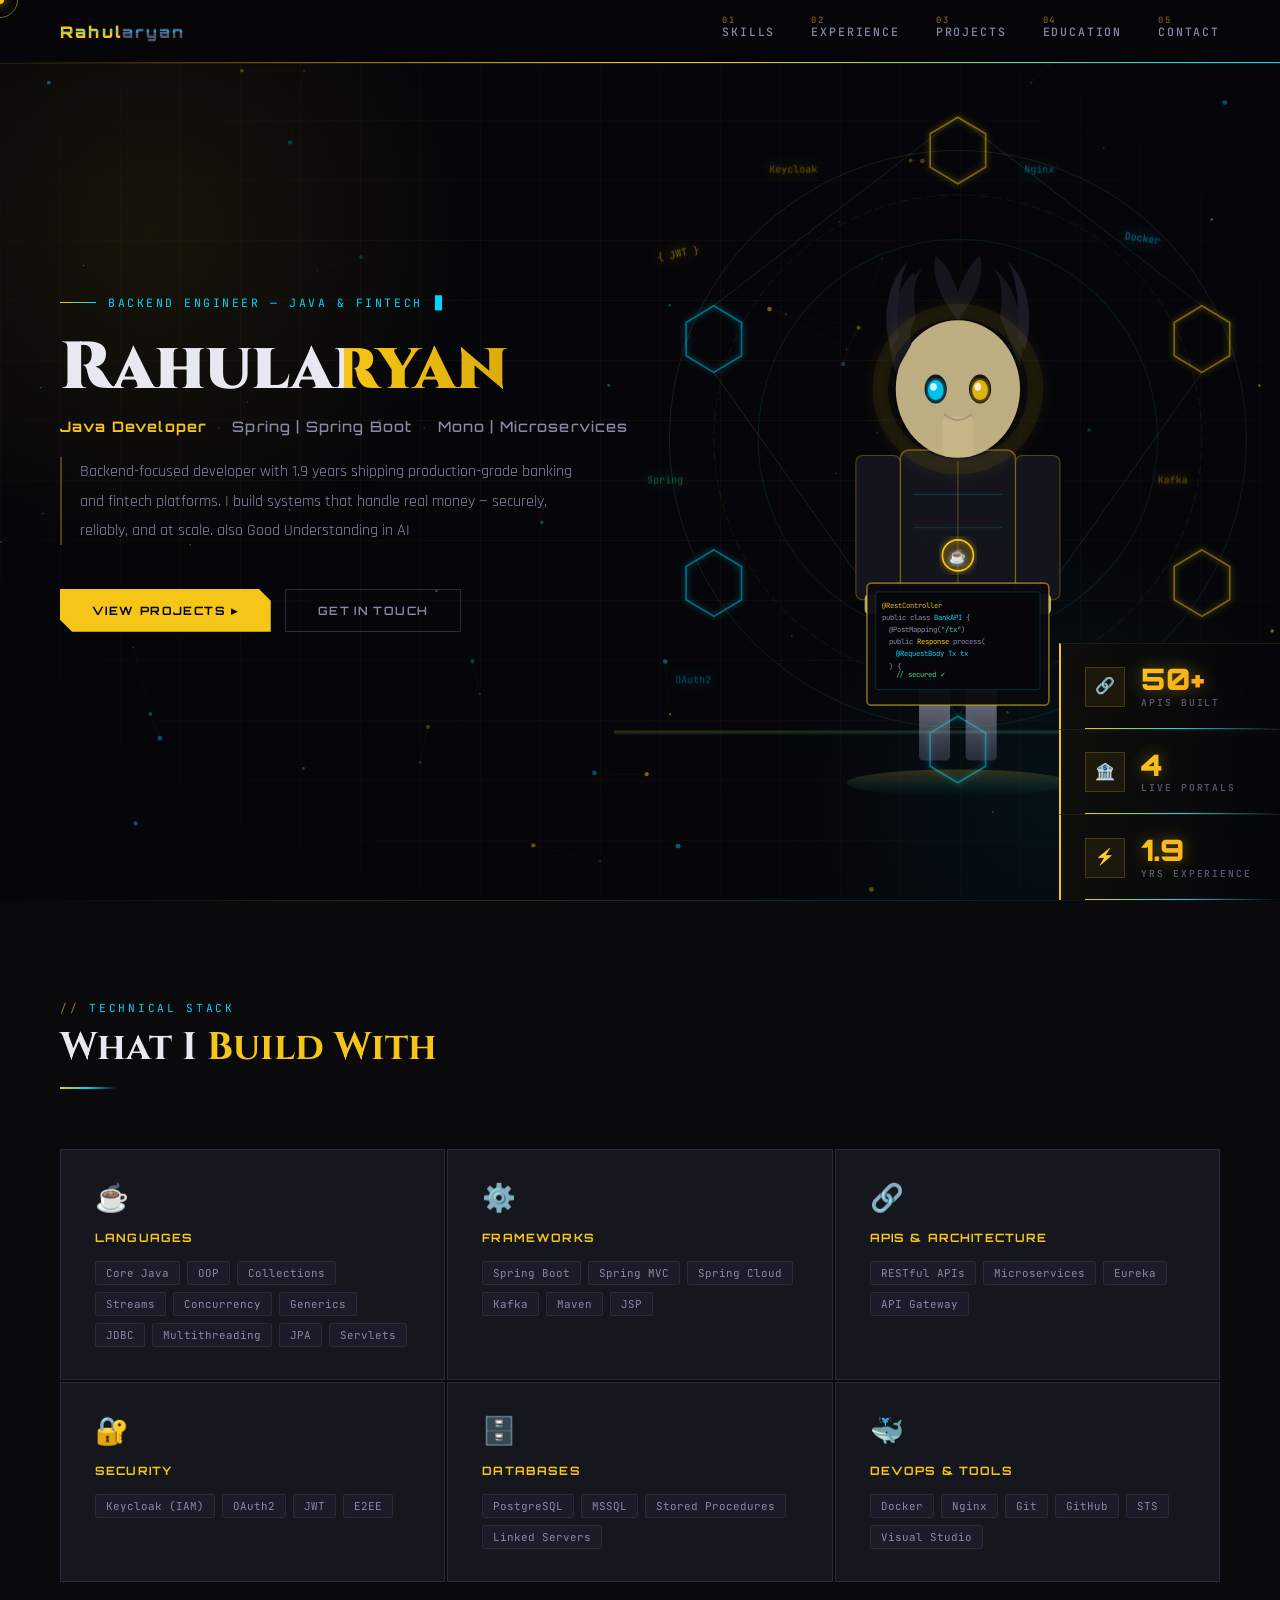
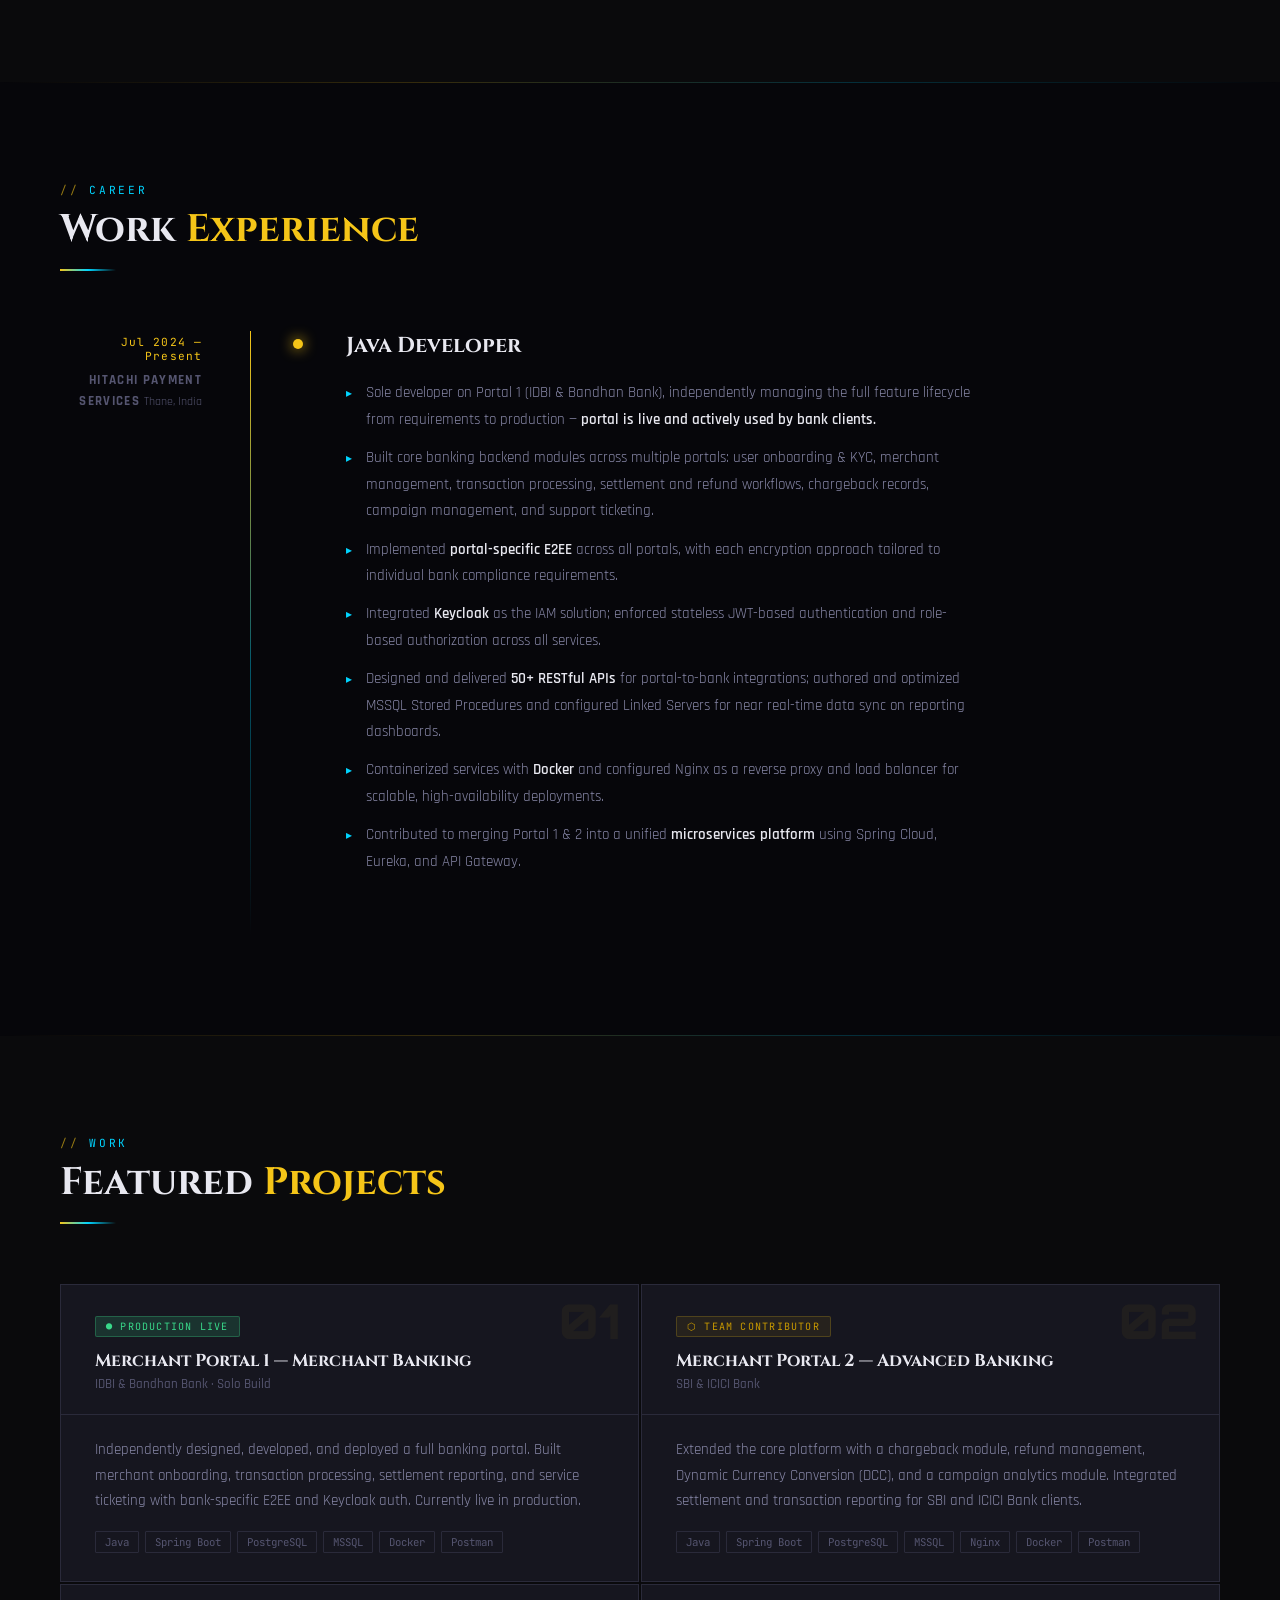
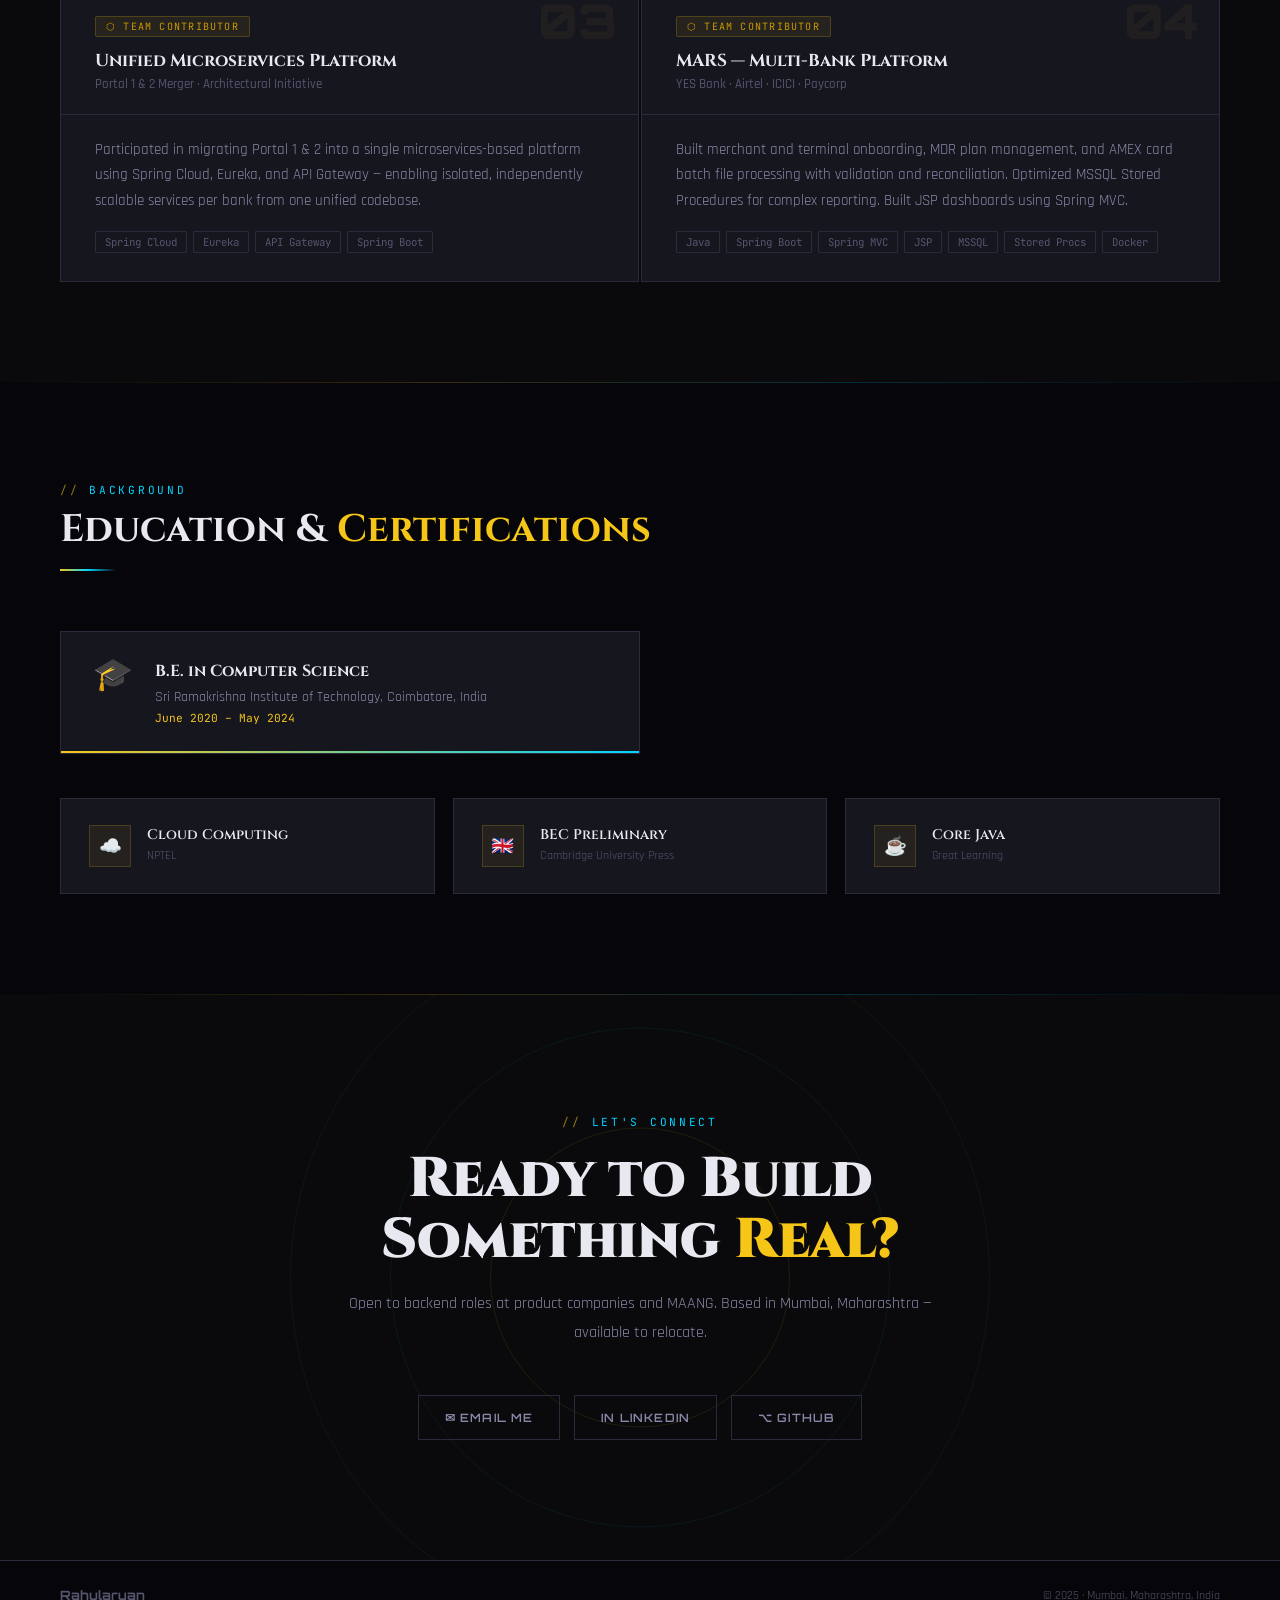
<file: index.html>
<!DOCTYPE html>
<html lang="en">
<head>
<meta charset="UTF-8">
<meta name="viewport" content="width=device-width, initial-scale=1.0">
<title>Portfolio — Java Developer</title>
<link rel="preconnect" href="https://fonts.googleapis.com">
<link href="https://fonts.googleapis.com/css2?family=Cinzel:wght@400;600;700;900&family=Rajdhani:wght@300;400;500;600;700&family=JetBrains+Mono:wght@300;400;500;700&family=Orbitron:wght@400;500;700;900&display=swap" rel="stylesheet">
<style>
  :root {
    --obsidian:    #0a0a0c;
    --void:        #06060a;
    --surface:     #16161f;
    --surface2:    #1c1c28;
    --border:      #2a2a3a;
    --gold:        #f5c518;
    --gold2:       #e8b000;
    --gold-dim:    #c99a00;
    --gold-glow:   rgba(245,197,24,0.18);
    --gold-trace:  rgba(245,197,24,0.06);
    --amber:       #ff9f1c;
    --text:        #e8e8f0;
    --text-muted:  #8888a8;
    --text-dim:    #555570;
    --green:       #39d98a;
    --green-glow:  rgba(57,217,138,0.15);
    --cyan:        #00d4ff;
    --cyan-glow:   rgba(0,212,255,0.12);
  }

  *, *::before, *::after { box-sizing: border-box; margin: 0; padding: 0; }
  html { scroll-behavior: smooth; }
  body {
    font-family: 'Rajdhani', sans-serif;
    background: var(--void);
    color: var(--text);
    overflow-x: hidden;
    cursor: none;
  }

  /* ANIME BG CANVAS */
  #anime-bg {
    position: fixed; inset: 0; z-index: 0; pointer-events: none;
  }

  /* FLOATING PARTICLES */
  .particle {
    position: fixed; border-radius: 50%; pointer-events: none; z-index: 0;
    animation: float-particle linear infinite; opacity: 0;
  }
  @keyframes float-particle {
    0%   { transform: translateY(100vh) scale(0); opacity: 0; }
    10%  { opacity: 1; }
    90%  { opacity: 0.6; }
    100% { transform: translateY(-10vh) scale(1.5); opacity: 0; }
  }

  /* CURSOR */
  #cursor-dot {
    position: fixed; top: 0; left: 0; z-index: 9999;
    width: 8px; height: 8px; border-radius: 50%;
    background: var(--gold); pointer-events: none;
    transform: translate(-50%,-50%);
    transition: transform .12s; box-shadow: 0 0 12px var(--gold);
  }
  #cursor-ring {
    position: fixed; top: 0; left: 0; z-index: 9998;
    width: 36px; height: 36px; border-radius: 50%;
    border: 1.5px solid rgba(245,197,24,0.5); pointer-events: none;
    transform: translate(-50%,-50%);
    transition: width .25s, height .25s, border-color .2s;
  }

  /* SCROLLBAR */
  ::-webkit-scrollbar { width: 4px; }
  ::-webkit-scrollbar-track { background: var(--void); }
  ::-webkit-scrollbar-thumb { background: linear-gradient(180deg, var(--gold), var(--cyan)); border-radius: 2px; }

  /* NAV */
  nav {
    position: fixed; top: 0; left: 0; right: 0; z-index: 100;
    display: flex; align-items: center; justify-content: space-between;
    padding: 0 60px; height: 64px;
    background: rgba(6,6,10,0.82);
    backdrop-filter: blur(24px) saturate(1.4);
    border-bottom: 1px solid rgba(245,197,24,0.12);
  }
  nav::after {
    content: ''; position: absolute; bottom: 0; left: 0; right: 0; height: 1px;
    background: linear-gradient(90deg, transparent, var(--gold), var(--cyan), var(--gold), transparent);
    background-size: 200% 100%; animation: nav-shimmer 4s linear infinite;
  }
  @keyframes nav-shimmer { 0% { background-position: -200% 0; } 100% { background-position: 200% 0; } }
  .nav-logo {
    font-family: 'Orbitron', sans-serif; font-size: 1rem; font-weight: 900;
    color: var(--gold); letter-spacing: 0.14em; text-decoration: none; position: relative;
  }
  .nav-logo::before {
    content: attr(data-text); position: absolute; inset: 0; color: var(--cyan);
    clip-path: polygon(0 45%, 100% 45%, 100% 55%, 0 55%);
    animation: glitch-logo 6s infinite; opacity: 0.7;
  }
  @keyframes glitch-logo {
    0%,94%,100% { transform: none; opacity: 0; }
    95% { transform: translateX(-2px); opacity: 0.7; }
    96% { transform: translateX(2px); opacity: 0.7; }
    97% { transform: none; opacity: 0; }
  }
  .nav-links { display: flex; gap: 36px; list-style: none; }
  .nav-links a {
    font-family: 'JetBrains Mono', monospace; font-size: 0.72rem; font-weight: 500;
    letter-spacing: 0.16em; text-transform: uppercase; color: var(--text-muted);
    text-decoration: none; position: relative; transition: color .3s; cursor: none;
  }
  .nav-links a::before {
    content: attr(data-num); position: absolute; top: -10px; left: 0;
    font-size: 0.55rem; color: var(--gold); opacity: 0.5;
  }
  .nav-links a::after {
    content: ''; position: absolute; bottom: -4px; left: 0; right: 0; height: 1px;
    background: linear-gradient(90deg, var(--gold), var(--cyan));
    transform: scaleX(0); transform-origin: left; transition: transform .3s;
  }
  .nav-links a:hover { color: var(--gold); }
  .nav-links a:hover::after { transform: scaleX(1); }
  .nav-hamburger {
    display: none; flex-direction: column; gap: 5px;
    cursor: pointer; padding: 4px; background: none; border: none;
  }
  .nav-hamburger span { display: block; width: 24px; height: 2px; background: var(--gold); border-radius: 2px; transition: transform .3s, opacity .3s; }
  .nav-mobile {
    display: none; position: fixed; top: 64px; left: 0; right: 0; z-index: 99;
    background: rgba(6,6,10,0.97); backdrop-filter: blur(24px);
    border-bottom: 1px solid rgba(245,197,24,0.15);
    flex-direction: column; padding: 24px; gap: 0;
  }
  .nav-mobile.open { display: flex; }
  .nav-mobile a {
    font-family: 'JetBrains Mono', monospace; font-size: 0.88rem;
    color: var(--text-muted); text-decoration: none; letter-spacing: 0.14em;
    text-transform: uppercase; padding: 14px 0;
    border-bottom: 1px solid var(--border); transition: color .3s;
  }
  .nav-mobile a:hover { color: var(--gold); }

  /* HERO */
  #hero {
    position: relative; min-height: 100vh;
    display: flex; align-items: center;
    padding: 80px 60px 60px; overflow: hidden;
  }
  .hero-anime-layer { position: absolute; inset: 0; z-index: 0; overflow: hidden; }
  .hero-bg-grid {
    position: absolute; inset: 0; z-index: 0;
    background-image: linear-gradient(rgba(245,197,24,0.04) 1px, transparent 1px), linear-gradient(90deg, rgba(245,197,24,0.04) 1px, transparent 1px);
    background-size: 60px 60px;
    mask-image: radial-gradient(ellipse 80% 80% at 50% 50%, black 20%, transparent 100%);
  }
  .hero-scanlines {
    position: absolute; inset: 0; z-index: 1; pointer-events: none;
    background: repeating-linear-gradient(0deg, transparent, transparent 3px, rgba(0,0,0,0.04) 3px, rgba(0,0,0,0.04) 4px);
  }
  .hero-silhouette {
    position: absolute; right: 0; bottom: 0; z-index: 1; width: 52%; height: 100%; pointer-events: none;
  }
  .hero-glow-a {
    position: absolute; top: -120px; left: -200px; width: 700px; height: 700px; border-radius: 50%;
    background: radial-gradient(circle, rgba(245,197,24,0.08) 0%, transparent 70%);
    pointer-events: none; animation: pulse-glow 6s ease-in-out infinite;
  }
  .hero-glow-b {
    position: absolute; bottom: -200px; right: -80px; width: 600px; height: 600px; border-radius: 50%;
    background: radial-gradient(circle, rgba(0,212,255,0.06) 0%, transparent 70%);
    pointer-events: none; animation: pulse-glow 8s ease-in-out infinite reverse;
  }
  @keyframes pulse-glow { 0%,100% { transform: scale(1); opacity:1; } 50% { transform: scale(1.12); opacity:0.7; } }
  .hero-content { position: relative; z-index: 2; max-width: 660px; }
  .hero-eyebrow {
    display: inline-flex; align-items: center; gap: 12px;
    font-family: 'JetBrains Mono', monospace; font-size: 0.72rem;
    color: var(--cyan); letter-spacing: 0.22em; text-transform: uppercase; margin-bottom: 28px;
  }
  .hero-eyebrow::before { content: ''; display: block; width: 36px; height: 1px; background: linear-gradient(90deg, var(--gold), var(--cyan)); }
  .blink { animation: blink 1.2s step-end infinite; }
  @keyframes blink { 50% { opacity: 0; } }
  h1.hero-name {
    font-family: 'Cinzel', serif; font-size: clamp(2.6rem, 6.5vw, 5.4rem);
    font-weight: 900; line-height: 0.92; color: var(--text); margin-bottom: 18px;
  }
  h1.hero-name .name-line-2 {
    display: block;
    background: linear-gradient(135deg, var(--gold), var(--amber), var(--cyan));
    -webkit-background-clip: text; background-clip: text; -webkit-text-fill-color: transparent;
  }
  .hero-title {
    font-family: 'Orbitron', sans-serif; font-size: 0.9rem; font-weight: 500;
    color: var(--text-muted); letter-spacing: 0.08em; margin-bottom: 22px;
    display: flex; align-items: center; gap: 10px; flex-wrap: wrap;
  }
  .hero-title b { color: var(--gold); font-weight: 700; }
  .hero-title-sep { color: var(--border); }
  .hero-bio {
    font-size: 1rem; line-height: 1.82; color: var(--text-muted); max-width: 520px;
    margin-bottom: 44px; border-left: 2px solid rgba(245,197,24,0.3); padding-left: 18px;
  }
  .hero-cta { display: flex; gap: 14px; flex-wrap: wrap; }
  .btn-gold {
    display: inline-flex; align-items: center; gap: 8px;
    padding: 14px 32px; background: var(--gold); color: var(--void);
    font-family: 'Orbitron', sans-serif; font-size: 0.72rem; font-weight: 700;
    letter-spacing: 0.12em; text-transform: uppercase; text-decoration: none; border: none; cursor: none;
    clip-path: polygon(0 0, calc(100% - 12px) 0, 100% 12px, 100% 100%, 12px 100%, 0 calc(100% - 12px));
    transition: background .3s, box-shadow .3s, transform .2s; position: relative; overflow: hidden;
  }
  .btn-gold:hover { background: #ffe680; box-shadow: 0 0 36px rgba(245,197,24,0.55); transform: translateY(-2px); }
  .btn-ghost {
    display: inline-flex; align-items: center; gap: 8px;
    padding: 13px 32px; border: 1px solid var(--border); color: var(--text-muted);
    font-family: 'Orbitron', sans-serif; font-size: 0.72rem; font-weight: 600;
    letter-spacing: 0.12em; text-transform: uppercase; text-decoration: none; cursor: none;
    transition: border-color .3s, color .3s, box-shadow .3s;
  }
  .btn-ghost:hover { border-color: var(--cyan); color: var(--cyan); box-shadow: 0 0 20px rgba(0,212,255,0.15); }

  /* ── HERO STATS — DYNAMIC & RESPONSIVE ── */
  .hero-stats {
    position: absolute; right: 0; bottom: 0; z-index: 3;
    display: flex; flex-direction: column;
  }
  .stat-item {
    position: relative; padding: 20px 28px 20px 24px;
    background: rgba(6,6,10,0.78); backdrop-filter: blur(16px);
    border-left: 2px solid var(--gold); border-top: 1px solid rgba(245,197,24,0.12);
    display: flex; align-items: center; gap: 16px; min-width: 196px; overflow: hidden;
    transition: background .3s, border-left-color .3s;
  }
  .stat-item:hover { background: rgba(245,197,24,0.04); border-left-color: var(--cyan); }
  .stat-item::before {
    content: ''; position: absolute; inset: 0;
    background: linear-gradient(90deg, rgba(245,197,24,0.04), transparent); pointer-events: none;
  }
  .stat-icon-wrap {
    width: 40px; height: 40px; flex-shrink: 0;
    background: rgba(245,197,24,0.06); border: 1px solid rgba(245,197,24,0.2);
    display: flex; align-items: center; justify-content: center; font-size: 1rem;
  }
  .stat-data { display: flex; flex-direction: column; gap: 2px; }
  .stat-num {
    font-family: 'Orbitron', sans-serif; font-size: 1.85rem; font-weight: 900; line-height: 1;
    background: linear-gradient(135deg, var(--gold), var(--amber));
    -webkit-background-clip: text; background-clip: text; -webkit-text-fill-color: transparent;
    filter: drop-shadow(0 0 8px rgba(245,197,24,0.4)); transition: filter .3s;
  }
  .stat-item:hover .stat-num { filter: drop-shadow(0 0 16px rgba(245,197,24,0.7)); }
  .stat-label {
    font-family: 'JetBrains Mono', monospace; font-size: 0.6rem;
    letter-spacing: 0.2em; text-transform: uppercase; color: var(--text-dim); font-weight: 600;
  }
  .stat-bar {
    position: absolute; bottom: 0; left: 24px; right: 0; height: 1px;
    background: linear-gradient(90deg, var(--gold), var(--cyan), transparent);
    transform: scaleX(0); transform-origin: left; transition: transform .6s ease;
  }
  .stat-item.animated .stat-bar { transform: scaleX(1); }

  /* SECTION BASE */
  section { padding: 100px 60px; position: relative; z-index: 1; }
  .sec-header { margin-bottom: 60px; }
  .sec-tag {
    font-family: 'JetBrains Mono', monospace; font-size: 0.7rem;
    color: var(--cyan); letter-spacing: 0.24em; text-transform: uppercase;
    margin-bottom: 12px; display: flex; align-items: center; gap: 10px;
  }
  .sec-tag::before { content: '//'; color: var(--gold); opacity: 0.6; }
  .sec-title { font-family: 'Cinzel', serif; font-size: clamp(1.8rem, 3vw, 2.6rem); font-weight: 700; color: var(--text); line-height: 1.1; }
  .sec-title span { color: var(--gold); }
  .sec-line { width: 56px; height: 2px; background: linear-gradient(90deg, var(--gold), var(--cyan), transparent); margin-top: 18px; }
  .gold-divider { width: 100%; height: 1px; background: linear-gradient(90deg, transparent, rgba(245,197,24,0.2), rgba(0,212,255,0.2), transparent); position: relative; z-index: 1; }

  /* SKILLS */
  #skills { background: var(--obsidian); }
  .skills-grid { display: grid; grid-template-columns: repeat(auto-fit, minmax(290px, 1fr)); gap: 2px; }
  .skill-card {
    background: var(--surface); padding: 32px 34px; border: 1px solid var(--border);
    position: relative; overflow: hidden; transition: border-color .3s, transform .3s;
  }
  .skill-card::before {
    content: ''; position: absolute; top: 0; left: 0; right: 0; height: 2px;
    background: linear-gradient(90deg, transparent, var(--gold), var(--cyan), transparent);
    opacity: 0; transition: opacity .3s;
  }
  .skill-card:hover { border-color: rgba(245,197,24,0.38); transform: translateY(-4px); }
  .skill-card:hover::before { opacity: 1; }
  .skill-icon { font-size: 1.7rem; display: block; margin-bottom: 14px; }
  .skill-cat { font-family: 'Orbitron', sans-serif; font-size: 0.72rem; font-weight: 700; color: var(--gold); letter-spacing: 0.1em; text-transform: uppercase; margin-bottom: 16px; }
  .skill-tags { display: flex; flex-wrap: wrap; gap: 7px; }
  .tag { font-family: 'JetBrains Mono', monospace; font-size: 0.68rem; padding: 4px 10px; background: var(--surface2); border: 1px solid var(--border); color: var(--text-muted); border-radius: 2px; transition: border-color .2s, color .2s; }
  .skill-card:hover .tag { border-color: rgba(245,197,24,0.22); color: var(--text); }

  /* EXPERIENCE */
  #experience { background: var(--void); }
  .exp-wrap { max-width: 920px; }
  .exp-item { display: grid; grid-template-columns: 190px 1fr; gap: 0 48px; margin-bottom: 60px; position: relative; }
  .exp-item::after {
    content: ''; position: absolute; left: 190px; top: 0; bottom: -60px; width: 1px;
    background: linear-gradient(180deg, var(--gold) 0%, rgba(0,212,255,0.4) 55%, transparent 100%);
  }
  .exp-left { text-align: right; padding-right: 48px; padding-top: 4px; }
  .exp-date { font-family: 'JetBrains Mono', monospace; font-size: 0.7rem; color: var(--gold); letter-spacing: 0.1em; display: block; margin-bottom: 6px; }
  .exp-co { font-size: 0.83rem; color: var(--text-dim); font-weight: 700; letter-spacing: 0.1em; text-transform: uppercase; }
  .exp-loc { font-size: 0.75rem; color: var(--text-dim); margin-top: 4px; }
  .exp-right { padding-left: 48px; position: relative; }
  .exp-right::before {
    content: ''; position: absolute; left: -5px; top: 8px; width: 10px; height: 10px; border-radius: 50%;
    background: var(--gold); box-shadow: 0 0 14px var(--gold); animation: pulse-dot 2.6s ease-in-out infinite;
  }
  @keyframes pulse-dot { 0%,100% { box-shadow: 0 0 6px var(--gold); } 50% { box-shadow: 0 0 24px var(--gold), 0 0 48px rgba(245,197,24,0.35); } }
  .exp-role { font-family: 'Cinzel', serif; font-size: 1.35rem; font-weight: 700; color: var(--text); margin-bottom: 20px; }
  .exp-bullets { list-style: none; display: flex; flex-direction: column; gap: 12px; }
  .exp-bullets li { font-size: 0.96rem; line-height: 1.72; color: var(--text-muted); padding-left: 20px; position: relative; }
  .exp-bullets li::before { content: '▸'; position: absolute; left: 0; color: var(--cyan); font-size: 0.72rem; top: 4px; }
  .exp-bullets li b { color: var(--text); font-weight: 600; }

  /* PROJECTS */
  #projects { background: var(--obsidian); }
  .projects-grid { display: grid; grid-template-columns: repeat(auto-fit, minmax(400px, 1fr)); gap: 2px; }
  .proj-card {
    background: var(--surface); border: 1px solid var(--border);
    position: relative; overflow: hidden; transition: border-color .3s, transform .3s;
  }
  .proj-card:hover { border-color: rgba(245,197,24,0.35); transform: translateY(-4px); }
  .proj-card::after { content: ''; position: absolute; inset: 0; background: radial-gradient(circle at 70% 0%, rgba(245,197,24,0.05), transparent 65%); opacity: 0; transition: opacity .4s; }
  .proj-card:hover::after { opacity: 1; }
  .proj-num { position: absolute; top: 12px; right: 20px; font-family: 'Orbitron', sans-serif; font-size: 3rem; font-weight: 900; color: rgba(245,197,24,0.05); line-height: 1; transition: color .3s; pointer-events: none; }
  .proj-card:hover .proj-num { color: rgba(245,197,24,0.1); }
  .proj-top { padding: 30px 34px 22px; border-bottom: 1px solid var(--border); }
  .proj-badge { display: inline-block; padding: 3px 10px; border-radius: 2px; font-family: 'JetBrains Mono', monospace; font-size: 0.63rem; letter-spacing: 0.12em; text-transform: uppercase; margin-bottom: 12px; }
  .badge-live { background: var(--green-glow); color: var(--green); border: 1px solid rgba(57,217,138,0.28); }
  .badge-team { background: rgba(245,197,24,0.07); color: var(--gold-dim); border: 1px solid rgba(245,197,24,0.2); }
  .proj-name { font-family: 'Cinzel', serif; font-size: 1.08rem; font-weight: 700; color: var(--text); margin-bottom: 4px; }
  .proj-sub { font-size: 0.8rem; color: var(--text-dim); font-weight: 500; }
  .proj-body { padding: 22px 34px 28px; }
  .proj-desc { font-size: 0.92rem; line-height: 1.72; color: var(--text-muted); margin-bottom: 18px; }
  .proj-stack { display: flex; flex-wrap: wrap; gap: 6px; }
  .stack-pill { font-family: 'JetBrains Mono', monospace; font-size: 0.67rem; padding: 3px 9px; background: transparent; border: 1px solid var(--border); color: var(--text-dim); border-radius: 1px; transition: border-color .2s, color .2s; }
  .proj-card:hover .stack-pill { border-color: rgba(245,197,24,0.22); color: var(--text-muted); }

  /* CERTS */
  #certs { background: var(--void); }
  .certs-row { display: flex; gap: 18px; flex-wrap: wrap; }
  .cert-card {
    flex: 1; min-width: 200px; padding: 26px 28px; background: var(--surface);
    border: 1px solid var(--border); display: flex; align-items: flex-start; gap: 16px;
    transition: border-color .3s, transform .3s; position: relative; overflow: hidden;
  }
  .cert-card::after { content: ''; position: absolute; bottom: 0; left: 0; right: 0; height: 2px; background: linear-gradient(90deg, var(--gold), var(--cyan)); transform: scaleX(0); transform-origin: left; transition: transform .4s; }
  .cert-card:hover { border-color: rgba(245,197,24,0.38); transform: translateY(-4px); }
  .cert-card:hover::after { transform: scaleX(1); }
  .cert-icon { width: 42px; height: 42px; flex-shrink: 0; background: var(--gold-trace); border: 1px solid rgba(245,197,24,0.18); display: flex; align-items: center; justify-content: center; font-size: 1.15rem; }
  .cert-name { font-family: 'Cinzel', serif; font-size: 0.88rem; font-weight: 600; color: var(--text); margin-bottom: 4px; }
  .cert-issuer { font-size: 0.76rem; color: var(--text-dim); }

  /* CONTACT */
  #contact { background: var(--obsidian); text-align: center; padding-top: 120px; padding-bottom: 120px; position: relative; overflow: hidden; }
  .contact-bg-rings { position: absolute; top: 50%; left: 50%; transform: translate(-50%,-50%); pointer-events: none; z-index: 0; width: 100%; height: 100%; }
  .c-ring { position: absolute; border-radius: 50%; border: 1px solid; top: 50%; left: 50%; transform: translate(-50%,-50%); animation: ring-pulse 4s ease-in-out infinite; }
  .c-ring:nth-child(1) { width: 300px; height: 300px; border-color: rgba(245,197,24,0.1); animation-delay: 0s; }
  .c-ring:nth-child(2) { width: 500px; height: 500px; border-color: rgba(0,212,255,0.07); animation-delay: .8s; }
  .c-ring:nth-child(3) { width: 700px; height: 700px; border-color: rgba(245,197,24,0.05); animation-delay: 1.6s; }
  @keyframes ring-pulse { 0%,100% { transform: translate(-50%,-50%) scale(1); opacity:.8; } 50% { transform: translate(-50%,-50%) scale(1.06); opacity:.4; } }
  .contact-inner { max-width: 640px; margin: 0 auto; position: relative; z-index: 1; }
  .contact-title { font-family: 'Cinzel', serif; font-size: clamp(2rem, 4.5vw, 3.5rem); font-weight: 900; color: var(--text); line-height: 1.08; margin-bottom: 20px; }
  .contact-title span { color: var(--gold); }
  .contact-sub { font-size: 1.02rem; color: var(--text-muted); line-height: 1.75; margin-bottom: 48px; }
  .contact-links { display: flex; gap: 14px; justify-content: center; flex-wrap: wrap; }
  .contact-link {
    display: inline-flex; align-items: center; gap: 9px; padding: 14px 26px;
    border: 1px solid var(--border); color: var(--text-muted); font-family: 'Orbitron', sans-serif;
    font-size: 0.72rem; font-weight: 600; letter-spacing: 0.1em; text-transform: uppercase;
    text-decoration: none; cursor: none; transition: border-color .3s, color .3s, background .3s, box-shadow .3s;
  }
  .contact-link:hover { border-color: var(--gold); color: var(--gold); background: var(--gold-trace); box-shadow: 0 0 24px rgba(245,197,24,0.2); }

  /* FOOTER */
  footer { padding: 26px 60px; background: var(--void); border-top: 1px solid var(--border); display: flex; align-items: center; justify-content: space-between; position: relative; z-index: 1; }
  .footer-logo { font-family: 'Orbitron', sans-serif; font-size: 0.8rem; color: var(--text-dim); font-weight: 700; }
  .footer-copy { font-size: 0.75rem; color: var(--text-dim); }

  /* ANIMATIONS */
  .obs { opacity: 0; transform: translateY(30px); transition: opacity .7s ease, transform .7s ease; }
  .obs.visible { opacity: 1; transform: translateY(0); }

  /* RESPONSIVE */
  @media (max-width: 900px) {
    nav { padding: 0 24px; }
    .nav-links { display: none; }
    .nav-hamburger { display: flex; }
    section { padding: 80px 24px; }
    #hero { padding: 100px 24px 80px; min-height: auto; }
    .hero-silhouette { opacity: 0.2; width: 100%; }

    /* MOBILE STATS — horizontal grid */
    .hero-stats {
      position: static; flex-direction: row; flex-wrap: wrap;
      margin-top: 40px; gap: 2px; width: 100%;
    }
    .stat-item {
      min-width: 0; flex: 1 1 calc(50% - 1px);
      border-left: 2px solid var(--gold);
      border-top: 1px solid rgba(245,197,24,0.12);
    }
    .stat-item:nth-child(3) { flex: 1 1 100%; }

    .exp-item { grid-template-columns: 1fr; }
    .exp-item::after { display: none; }
    .exp-left { text-align: left; padding: 0 0 14px 0; }
    .exp-right { padding-left: 18px; }
    .projects-grid { grid-template-columns: 1fr; }
    footer { flex-direction: column; gap: 8px; text-align: center; padding: 24px; }
  }
  @media (max-width: 480px) {
    .stat-item { flex: 1 1 100%; }
    .hero-cta { flex-direction: column; }
    .btn-gold, .btn-ghost { justify-content: center; text-align: center; }
    .stat-num { font-size: 1.5rem; }
  }
</style>
</head>
<body>

<canvas id="anime-bg"></canvas>
<div id="cursor-dot"></div>
<div id="cursor-ring"></div>

<!-- NAV -->
<nav>
  <a href="#hero" class="nav-logo" data-text="Rahularyan">Rahul<span style="color:var(--text-dim)">aryan</span></a>
  <ul class="nav-links">
    <li><a href="#skills" data-num="01">Skills</a></li>
    <li><a href="#experience" data-num="02">Experience</a></li>
    <li><a href="#projects" data-num="03">Projects</a></li>
    <li><a href="#certs" data-num="04">Education</a></li>
    <li><a href="#contact" data-num="05">Contact</a></li>
  </ul>
  <button class="nav-hamburger" id="hamburger" onclick="toggleMenu()" aria-label="Menu">
    <span></span><span></span><span></span>
  </button>
</nav>
<div class="nav-mobile" id="nav-mobile">
  <a href="#skills" onclick="toggleMenu()">01 · Skills</a>
  <a href="#experience" onclick="toggleMenu()">02 · Experience</a>
  <a href="#projects" onclick="toggleMenu()">03 · Projects</a>
  <a href="#certs" onclick="toggleMenu()">04 · Education</a>
  <a href="#contact" onclick="toggleMenu()">05 · Contact</a>
</div>

<!-- HERO -->
<section id="hero">
  <div class="hero-anime-layer">
    <div class="hero-bg-grid"></div>
    <div class="hero-glow-a"></div>
    <div class="hero-glow-b"></div>
    <div class="hero-scanlines"></div>
    <div class="hero-silhouette">
      <svg viewBox="0 0 600 700" xmlns="http://www.w3.org/2000/svg" style="width:100%;height:100%;">
        <defs>
          <linearGradient id="codeGrad" x1="0%" y1="0%" x2="100%" y2="100%">
            <stop offset="0%" stop-color="#f5c518" stop-opacity="0.8"/>
            <stop offset="100%" stop-color="#00d4ff" stop-opacity="0.6"/>
          </linearGradient>
          <linearGradient id="bodyGrad" x1="0%" y1="0%" x2="0%" y2="100%">
            <stop offset="0%" stop-color="#e8e8f0" stop-opacity="0.95"/>
            <stop offset="100%" stop-color="#8888a8" stop-opacity="0.3"/>
          </linearGradient>
          <linearGradient id="glowGrad" x1="0%" y1="0%" x2="0%" y2="100%">
            <stop offset="0%" stop-color="#f5c518" stop-opacity="0.5"/>
            <stop offset="100%" stop-color="#00d4ff" stop-opacity="0"/>
          </linearGradient>
          <filter id="glow-f"><feGaussianBlur stdDeviation="3" result="cb"/><feMerge><feMergeNode in="cb"/><feMergeNode in="SourceGraphic"/></feMerge></filter>
          <filter id="soft-glow-f"><feGaussianBlur stdDeviation="6" result="cb"/><feMerge><feMergeNode in="cb"/><feMergeNode in="SourceGraphic"/></feMerge></filter>
        </defs>

        <!-- Background circles & hex nodes -->
        <circle cx="310" cy="340" r="260" fill="none" stroke="url(#codeGrad)" stroke-width="0.5" opacity="0.3"/>
        <circle cx="310" cy="340" r="220" fill="none" stroke="rgba(245,197,24,0.15)" stroke-width="0.5" stroke-dasharray="8 4"/>
        <circle cx="310" cy="340" r="180" fill="none" stroke="rgba(0,212,255,0.1)" stroke-width="1"/>

        <g filter="url(#glow-f)" opacity="0.5">
          <polygon points="310,50 335,65 335,95 310,110 285,95 285,65" fill="none" stroke="#f5c518" stroke-width="1.5"/>
          <polygon points="90,220 115,235 115,265 90,280 65,265 65,235" fill="none" stroke="#00d4ff" stroke-width="1.5"/>
          <polygon points="530,220 555,235 555,265 530,280 505,265 505,235" fill="none" stroke="#f5c518" stroke-width="1.5"/>
          <polygon points="90,440 115,455 115,485 90,500 65,485 65,455" fill="none" stroke="#00d4ff" stroke-width="1.5"/>
          <polygon points="530,440 555,455 555,485 530,500 505,485 505,455" fill="none" stroke="#f5c518" stroke-width="1.5"/>
          <polygon points="310,590 335,605 335,635 310,650 285,635 285,605" fill="none" stroke="#00d4ff" stroke-width="1.5"/>
        </g>
        <g stroke="url(#codeGrad)" stroke-width="0.6" opacity="0.3" fill="none">
          <line x1="310" y1="110" x2="310" y2="590"/>
          <line x1="90" y1="280" x2="310" y2="590"/>
          <line x1="530" y1="280" x2="310" y2="590"/>
          <line x1="90" y1="220" x2="310" y2="50"/>
          <line x1="530" y1="220" x2="310" y2="50"/>
          <line x1="90" y1="280" x2="530" y2="280"/>
          <line x1="90" y1="440" x2="530" y2="440"/>
        </g>

        <!-- Shadow -->
        <ellipse cx="310" cy="650" rx="100" ry="12" fill="url(#glowGrad)" opacity="0.4"/>
        <!-- Legs -->
        <rect x="275" y="530" width="28" height="100" rx="4" fill="url(#bodyGrad)" opacity="0.85"/>
        <rect x="317" y="530" width="28" height="100" rx="4" fill="url(#bodyGrad)" opacity="0.85"/>
        <!-- Body -->
        <rect x="258" y="350" width="104" height="190" rx="8" fill="rgba(22,22,31,0.95)" stroke="rgba(245,197,24,0.4)" stroke-width="1.5"/>
        <line x1="310" y1="360" x2="310" y2="530" stroke="rgba(245,197,24,0.3)" stroke-width="1"/>
        <line x1="270" y1="390" x2="350" y2="390" stroke="rgba(0,212,255,0.25)" stroke-width="0.8"/>
        <line x1="270" y1="420" x2="350" y2="420" stroke="rgba(0,212,255,0.2)" stroke-width="0.8"/>
        <circle cx="310" cy="445" r="14" fill="rgba(245,197,24,0.08)" stroke="#f5c518" stroke-width="1.5" filter="url(#glow-f)"/>
        <text x="310" y="450" text-anchor="middle" font-size="12" fill="#f5c518" font-family="monospace" filter="url(#glow-f)">☕</text>
        <!-- Arms -->
        <rect x="218" y="355" width="40" height="130" rx="6" fill="rgba(22,22,31,0.95)" stroke="rgba(245,197,24,0.3)" stroke-width="1"/>
        <rect x="362" y="355" width="40" height="130" rx="6" fill="rgba(22,22,31,0.95)" stroke="rgba(245,197,24,0.3)" stroke-width="1"/>
        <!-- Hands -->
        <rect x="226" y="480" width="24" height="18" rx="4" fill="#c8b88a" opacity="0.9"/>
        <rect x="370" y="480" width="24" height="18" rx="4" fill="#c8b88a" opacity="0.9"/>
        <!-- Laptop -->
        <rect x="228" y="470" width="164" height="110" rx="4" fill="rgba(10,10,14,0.95)" stroke="rgba(245,197,24,0.5)" stroke-width="1.5"/>
        <rect x="236" y="478" width="148" height="88" rx="2" fill="rgba(6,6,10,0.9)" stroke="rgba(0,212,255,0.2)" stroke-width="0.8"/>
        <g font-family="'JetBrains Mono',monospace" font-size="6.5">
          <text x="242" y="492" fill="#f5c518" opacity="0.9">@RestController</text>
          <text x="242" y="503" fill="#8888a8">public class <tspan fill="#00d4ff">BankAPI</tspan> {</text>
          <text x="248" y="514" fill="#8888a8">@PostMapping(<tspan fill="#39d98a">"/tx"</tspan>)</text>
          <text x="248" y="525" fill="#8888a8">public <tspan fill="#f5c518">Response</tspan> process(</text>
          <text x="254" y="536" fill="#00d4ff">  @RequestBody Tx tx</text>
          <text x="248" y="547" fill="#8888a8">  ) {</text>
          <text x="254" y="555" fill="#39d98a">    // secured ✓</text>
        </g>
        <!-- Neck -->
        <rect x="296" y="320" width="28" height="36" rx="4" fill="#c8b88a" opacity="0.9"/>
        <!-- Head -->
        <ellipse cx="310" cy="295" rx="56" ry="62" fill="#c8b88a" opacity="0.95"/>
        <!-- Anime hair -->
        <path d="M254,275 C248,240 256,200 280,185 C268,195 270,215 272,230 Z" fill="rgba(22,22,31,0.98)"/>
        <path d="M366,275 C372,240 364,200 340,185 C352,195 350,215 348,230 Z" fill="rgba(22,22,31,0.98)"/>
        <path d="M254,280 C244,255 248,210 270,190 C275,200 265,230 268,255 Z" fill="rgba(22,22,31,0.98)"/>
        <path d="M310,233 C296,215 285,195 290,175 C300,182 308,200 312,215 Z" fill="rgba(22,22,31,0.98)"/>
        <path d="M310,233 C324,215 335,195 330,175 C320,182 312,200 308,215 Z" fill="rgba(22,22,31,0.98)"/>
        <path d="M250,260 C240,230 248,195 265,180 C258,193 254,215 256,248 Z" fill="rgba(30,28,42,0.95)"/>
        <path d="M370,260 C380,230 372,195 355,180 C362,193 366,215 364,248 Z" fill="rgba(30,28,42,0.95)"/>
        <!-- Eyes -->
        <ellipse cx="290" cy="295" rx="10" ry="13" fill="rgba(10,10,14,0.95)"/>
        <ellipse cx="330" cy="295" rx="10" ry="13" fill="rgba(10,10,14,0.95)"/>
        <ellipse cx="290" cy="296" rx="7" ry="9" fill="#00d4ff" opacity="0.9" filter="url(#glow-f)"/>
        <ellipse cx="330" cy="296" rx="7" ry="9" fill="#f5c518" opacity="0.9" filter="url(#glow-f)"/>
        <ellipse cx="288" cy="293" rx="3" ry="3.5" fill="white" opacity="0.8"/>
        <ellipse cx="328" cy="293" rx="3" ry="3.5" fill="white" opacity="0.8"/>
        <!-- Mouth -->
        <path d="M298,318 Q310,328 322,318" fill="none" stroke="#aa9080" stroke-width="1.5" stroke-linecap="round"/>
        <!-- Tech labels floating -->
        <g font-family="'JetBrains Mono',monospace" font-size="9" filter="url(#soft-glow-f)">
          <text x="40" y="180" fill="#f5c518" opacity="0.5" transform="rotate(-12,40,180)">{ JWT }</text>
          <text x="460" y="160" fill="#00d4ff" opacity="0.5" transform="rotate(8,460,160)">Docker</text>
          <text x="30" y="380" fill="#39d98a" opacity="0.4">Spring</text>
          <text x="490" y="380" fill="#f5c518" opacity="0.4">Kafka</text>
          <text x="55" y="560" fill="#00d4ff" opacity="0.35">OAuth2</text>
          <text x="460" y="560" fill="#39d98a" opacity="0.35">50+ API</text>
          <text x="140" y="100" fill="#f5c518" opacity="0.4">Keycloak</text>
          <text x="370" y="100" fill="#00d4ff" opacity="0.4">Nginx</text>
        </g>
        <!-- Scan line animation -->
        <rect x="0" y="0" width="600" height="3" fill="url(#codeGrad)" opacity="0.25">
          <animateTransform attributeName="transform" type="translate" from="0,0" to="0,700" dur="3s" repeatCount="indefinite"/>
        </rect>
        <!-- Halo glow -->
        <circle cx="310" cy="295" r="70" fill="none" stroke="rgba(245,197,24,0.06)" stroke-width="14" filter="url(#soft-glow-f)"/>
      </svg>
    </div>
  </div>

  <div class="hero-content">
    <div class="hero-eyebrow">
      Backend Engineer — Java &amp; Fintech <span class="blink">█</span>
    </div>
     <h1 class="hero-name" style="font-size:clamp(2.4rem,5.2vw,4.8rem); background:linear-gradient(90deg,#e8e8f0 0%,#e8e8f0 50%,#f5c518 50%,#c99a00 100%); -webkit-background-clip:text; -webkit-text-fill-color:transparent; background-clip:text;">
  Rahularyan
</h1>
    <p class="hero-title">
      <b>Java Developer</b>
      <span class="hero-title-sep">·</span>
      Spring | Spring Boot
      <span class="hero-title-sep">·</span>
      Mono | Microservices
    </p>
    <p class="hero-bio">
      Backend-focused developer with 1.9 years shipping production-grade banking and fintech platforms.
      I build systems that handle real money — securely, reliably, and at scale. also Good Understanding in AI
    </p>
    <div class="hero-cta">
      <a href="#projects" class="btn-gold">View Projects ▸</a>
      <a href="#contact" class="btn-ghost">Get In Touch</a>
    </div>
  </div>

  <!-- DYNAMIC STATS PANEL -->
  <div class="hero-stats" id="hero-stats">
    <div class="stat-item" data-target="50" data-suffix="+" data-icon="🔗">
      <div class="stat-icon-wrap">🔗</div>
      <div class="stat-data">
        <span class="stat-num">0+</span>
        <span class="stat-label">APIs Built</span>
      </div>
      <div class="stat-bar"></div>
    </div>
    <div class="stat-item" data-target="4" data-suffix="" data-icon="🏦">
      <div class="stat-icon-wrap">🏦</div>
      <div class="stat-data">
        <span class="stat-num">0</span>
        <span class="stat-label">Live Portals</span>
      </div>
      <div class="stat-bar"></div>
    </div>
    <div class="stat-item" data-target="1.9" data-suffix="" data-decimal="true" data-icon="⚡">
      <div class="stat-icon-wrap">⚡</div>
      <div class="stat-data">
        <span class="stat-num">0</span>
        <span class="stat-label">Yrs Experience</span>
      </div>
      <div class="stat-bar"></div>
    </div>
  </div>
</section>

<div class="gold-divider"></div>

<!-- SKILLS -->
<section id="skills">
  <div class="sec-header obs">
    <div class="sec-tag">Technical Stack</div>
    <h2 class="sec-title">What I <span>Build With</span></h2>
    <div class="sec-line"></div>
  </div>
  <div class="skills-grid">
    <div class="skill-card obs" style="transition-delay:.04s">
      <span class="skill-icon">☕</span><div class="skill-cat">Languages</div>
      <div class="skill-tags"><span class="tag">Core Java</span><span class="tag">OOP</span><span class="tag">Collections</span><span class="tag">Streams</span><span class="tag">Concurrency</span><span class="tag">Generics</span><span class="tag">JDBC</span><span class="tag">Multithreading</span><span class="tag">JPA</span><span class="tag">Servlets</span></div>
    </div>
    <div class="skill-card obs" style="transition-delay:.09s">
      <span class="skill-icon">⚙️</span><div class="skill-cat">Frameworks</div>
      <div class="skill-tags"><span class="tag">Spring Boot</span><span class="tag">Spring MVC</span><span class="tag">Spring Cloud</span><span class="tag">Kafka</span><span class="tag">Maven</span><span class="tag">JSP</span></div>
    </div>
    <div class="skill-card obs" style="transition-delay:.14s">
      <span class="skill-icon">🔗</span><div class="skill-cat">APIs &amp; Architecture</div>
      <div class="skill-tags"><span class="tag">RESTful APIs</span><span class="tag">Microservices</span><span class="tag">Eureka</span><span class="tag">API Gateway</span></div>
    </div>
    <div class="skill-card obs" style="transition-delay:.19s">
      <span class="skill-icon">🔐</span><div class="skill-cat">Security</div>
      <div class="skill-tags"><span class="tag">Keycloak (IAM)</span><span class="tag">OAuth2</span><span class="tag">JWT</span><span class="tag">E2EE</span></div>
    </div>
    <div class="skill-card obs" style="transition-delay:.24s">
      <span class="skill-icon">🗄️</span><div class="skill-cat">Databases</div>
      <div class="skill-tags"><span class="tag">PostgreSQL</span><span class="tag">MSSQL</span><span class="tag">Stored Procedures</span><span class="tag">Linked Servers</span></div>
    </div>
    <div class="skill-card obs" style="transition-delay:.29s">
      <span class="skill-icon">🐳</span><div class="skill-cat">DevOps &amp; Tools</div>
      <div class="skill-tags"><span class="tag">Docker</span><span class="tag">Nginx</span><span class="tag">Git</span><span class="tag">GitHub</span><span class="tag">STS</span><span class="tag">Visual Studio</span></div>
    </div>
  </div>
</section>

<div class="gold-divider"></div>

<!-- EXPERIENCE -->
<section id="experience">
  <div class="sec-header obs">
    <div class="sec-tag">Career</div>
    <h2 class="sec-title">Work <span>Experience</span></h2>
    <div class="sec-line"></div>
  </div>
  <div class="exp-wrap">
    <div class="exp-item obs">
      <div class="exp-left">
        <span class="exp-date">Jul 2024 — Present</span>
        <span class="exp-co">Hitachi Payment Services</span>
        <span class="exp-loc">Thane, India</span>
      </div>
      <div class="exp-right">
        <div class="exp-role">Java Developer</div>
        <ul class="exp-bullets">
          <li>Sole developer on Portal 1 (IDBI &amp; Bandhan Bank), independently managing the full feature lifecycle from requirements to production — <b>portal is live and actively used by bank clients.</b></li>
          <li>Built core banking backend modules across multiple portals: user onboarding &amp; KYC, merchant management, transaction processing, settlement and refund workflows, chargeback records, campaign management, and support ticketing.</li>
          <li>Implemented <b>portal-specific E2EE</b> across all portals, with each encryption approach tailored to individual bank compliance requirements.</li>
          <li>Integrated <b>Keycloak</b> as the IAM solution; enforced stateless JWT-based authentication and role-based authorization across all services.</li>
          <li>Designed and delivered <b>50+ RESTful APIs</b> for portal-to-bank integrations; authored and optimized MSSQL Stored Procedures and configured Linked Servers for near real-time data sync on reporting dashboards.</li>
          <li>Containerized services with <b>Docker</b> and configured Nginx as a reverse proxy and load balancer for scalable, high-availability deployments.</li>
          <li>Contributed to merging Portal 1 &amp; 2 into a unified <b>microservices platform</b> using Spring Cloud, Eureka, and API Gateway.</li>
        </ul>
      </div>
    </div>
  </div>
</section>

<div class="gold-divider"></div>

<!-- PROJECTS -->
<section id="projects">
  <div class="sec-header obs">
    <div class="sec-tag">Work</div>
    <h2 class="sec-title">Featured <span>Projects</span></h2>
    <div class="sec-line"></div>
  </div>
  <div class="projects-grid">
    <div class="proj-card obs" style="transition-delay:.04s">
      <div class="proj-num">01</div>
      <div class="proj-top"><span class="proj-badge badge-live">● Production Live</span><div class="proj-name">Merchant Portal 1 — Merchant Banking</div><div class="proj-sub">IDBI &amp; Bandhan Bank · Solo Build</div></div>
      <div class="proj-body"><p class="proj-desc">Independently designed, developed, and deployed a full banking portal. Built merchant onboarding, transaction processing, settlement reporting, and service ticketing with bank-specific E2EE and Keycloak auth. Currently live in production.</p><div class="proj-stack"><span class="stack-pill">Java</span><span class="stack-pill">Spring Boot</span><span class="stack-pill">PostgreSQL</span><span class="stack-pill">MSSQL</span><span class="stack-pill">Docker</span><span class="stack-pill">Postman</span></div></div>
    </div>
    <div class="proj-card obs" style="transition-delay:.09s">
      <div class="proj-num">02</div>
      <div class="proj-top"><span class="proj-badge badge-team">⬡ Team Contributor</span><div class="proj-name">Merchant Portal 2 — Advanced Banking</div><div class="proj-sub">SBI &amp; ICICI Bank</div></div>
      <div class="proj-body"><p class="proj-desc">Extended the core platform with a chargeback module, refund management, Dynamic Currency Conversion (DCC), and a campaign analytics module. Integrated settlement and transaction reporting for SBI and ICICI Bank clients.</p><div class="proj-stack"><span class="stack-pill">Java</span><span class="stack-pill">Spring Boot</span><span class="stack-pill">PostgreSQL</span><span class="stack-pill">MSSQL</span><span class="stack-pill">Nginx</span><span class="stack-pill">Docker</span><span class="stack-pill">Postman</span></div></div>
    </div>
    <div class="proj-card obs" style="transition-delay:.14s">
      <div class="proj-num">03</div>
      <div class="proj-top"><span class="proj-badge badge-team">⬡ Team Contributor</span><div class="proj-name">Unified Microservices Platform</div><div class="proj-sub">Portal 1 &amp; 2 Merger · Architectural Initiative</div></div>
      <div class="proj-body"><p class="proj-desc">Participated in migrating Portal 1 &amp; 2 into a single microservices-based platform using Spring Cloud, Eureka, and API Gateway — enabling isolated, independently scalable services per bank from one unified codebase.</p><div class="proj-stack"><span class="stack-pill">Spring Cloud</span><span class="stack-pill">Eureka</span><span class="stack-pill">API Gateway</span><span class="stack-pill">Spring Boot</span></div></div>
    </div>
    <div class="proj-card obs" style="transition-delay:.19s">
      <div class="proj-num">04</div>
      <div class="proj-top"><span class="proj-badge badge-team">⬡ Team Contributor</span><div class="proj-name">MARS — Multi-Bank Platform</div><div class="proj-sub">YES Bank · Airtel · ICICI · Paycorp</div></div>
      <div class="proj-body"><p class="proj-desc">Built merchant and terminal onboarding, MDR plan management, and AMEX card batch file processing with validation and reconciliation. Optimized MSSQL Stored Procedures for complex reporting. Built JSP dashboards using Spring MVC.</p>
	  <div class="proj-stack">
	  <span class="stack-pill">Java</span><span class="stack-pill">Spring Boot</span>
	  <span class="stack-pill">Spring MVC</span><span class="stack-pill">JSP</span><span class="stack-pill">MSSQL</span><span class="stack-pill">Stored Procs</span><span class="stack-pill">Docker</span></div></div>
    </div>
  </div>
</section>

<div class="gold-divider"></div>

<!-- EDUCATION & CERTS -->
<section id="certs">
  <div class="sec-header obs">
    <div class="sec-tag">Background</div>
    <h2 class="sec-title">Education &amp; <span>Certifications</span></h2>
    <div class="sec-line"></div>
  </div>
  <div style="margin-bottom:44px;" class="obs">
    <div style="display:flex;align-items:flex-start;gap:22px;padding:28px 32px;background:var(--surface);border:1px solid var(--border);max-width:580px;position:relative;overflow:hidden;">
      <div style="position:absolute;bottom:0;left:0;right:0;height:2px;background:linear-gradient(90deg,var(--gold),var(--cyan));"></div>
      <div style="font-size:2rem;line-height:1;">🎓</div>
      <div>
        <div style="font-family:'Cinzel',serif;font-size:1rem;font-weight:700;color:var(--text);margin-bottom:6px;">B.E. in Computer Science</div>
        <div style="font-size:0.88rem;color:var(--text-muted);margin-bottom:5px;">Sri Ramakrishna Institute of Technology, Coimbatore, India</div>
        <div style="font-family:'JetBrains Mono',monospace;font-size:0.7rem;color:var(--gold);">June 2020 – May 2024</div>
      </div>
    </div>
  </div>
  <div class="certs-row">
    <div class="cert-card obs" style="transition-delay:.04s"><div class="cert-icon">☁️</div><div><div class="cert-name">Cloud Computing</div><div class="cert-issuer">NPTEL</div></div></div>
    <div class="cert-card obs" style="transition-delay:.09s"><div class="cert-icon">🇬🇧</div><div><div class="cert-name">BEC Preliminary</div><div class="cert-issuer">Cambridge University Press</div></div></div>
    <div class="cert-card obs" style="transition-delay:.14s"><div class="cert-icon">☕</div><div><div class="cert-name">Core Java</div><div class="cert-issuer">Great Learning</div></div></div>
  </div>
</section>

<div class="gold-divider"></div>

<!-- CONTACT -->
<section id="contact">
  <div class="contact-bg-rings"><div class="c-ring"></div><div class="c-ring"></div><div class="c-ring"></div></div>
  <div class="contact-inner obs">
    <div class="sec-tag" style="justify-content:center;margin-bottom:20px;">Let's Connect</div>
    <h2 class="contact-title">Ready to Build<br>Something <span>Real?</span></h2>
    <p class="contact-sub">Open to backend roles at product companies and MAANG. Based in Mumbai, Maharashtra — available to relocate.</p>
    <div class="contact-links">
      <a href="mailto:rahularyan788@gmail.com" class="contact-link">✉ Email Me</a>
      <a href="https://linkedin.com/in/rahularyan-007632220" class="contact-link" target="_blank">in LinkedIn</a>
      <a href="https://github.com/yourusername" class="contact-link" target="_blank">⌥ GitHub</a>
    </div>
  </div>
</section>

<footer>
  <span class="footer-logo">Rahularyan</span>
  <span class="footer-copy">© 2025 · Mumbai, Maharashtra, India</span>
</footer>

<script>
// ── ANIME BG CANVAS (particle network) ──
(function() {
  const canvas = document.getElementById('anime-bg');
  const ctx = canvas.getContext('2d');
  let W, H, nodes = [];
  function resize() { W = canvas.width = window.innerWidth; H = canvas.height = window.innerHeight; }
  resize();
  window.addEventListener('resize', () => { resize(); initNodes(); });
  function initNodes() {
    nodes = [];
    const count = Math.max(30, Math.floor(W * H / 18000));
    for (let i = 0; i < count; i++) {
      nodes.push({ x: Math.random()*W, y: Math.random()*H, vx: (Math.random()-.5)*.28, vy: (Math.random()-.5)*.28, r: Math.random()*2+.5, isGold: Math.random()>.5 });
    }
  }
  initNodes();
  let frame = 0;
  function draw() {
    ctx.clearRect(0,0,W,H); frame++;
    for (let i=0;i<nodes.length;i++) {
      for (let j=i+1;j<nodes.length;j++) {
        const dx=nodes[i].x-nodes[j].x, dy=nodes[i].y-nodes[j].y;
        const dist=Math.sqrt(dx*dx+dy*dy);
        if (dist<120) { ctx.beginPath(); ctx.moveTo(nodes[i].x,nodes[i].y); ctx.lineTo(nodes[j].x,nodes[j].y); ctx.strokeStyle=`rgba(245,197,24,${(1-dist/120)*.12})`; ctx.lineWidth=.5; ctx.stroke(); }
      }
    }
    nodes.forEach(n => {
      const pulse=.5+.5*Math.sin(frame*.02+n.x*.01);
      ctx.beginPath(); ctx.arc(n.x,n.y,n.r,0,Math.PI*2);
      ctx.fillStyle=n.isGold?`rgba(245,197,24,${.25+.25*pulse})`:`rgba(0,212,255,${.2+.2*pulse})`;
      ctx.fill();
      n.x+=n.vx; n.y+=n.vy;
      if(n.x<0||n.x>W) n.vx*=-1;
      if(n.y<0||n.y>H) n.vy*=-1;
    });
    requestAnimationFrame(draw);
  }
  draw();
})();

// ── CURSOR ──
const dot=document.getElementById('cursor-dot'), ring=document.getElementById('cursor-ring');
let mx=0,my=0,rx=0,ry=0;
document.addEventListener('mousemove',e=>{mx=e.clientX;my=e.clientY;});
(function animCursor(){
  dot.style.left=mx+'px';dot.style.top=my+'px';
  rx+=(mx-rx)*.13;ry+=(my-ry)*.13;
  ring.style.left=rx+'px';ring.style.top=ry+'px';
  requestAnimationFrame(animCursor);
})();
document.querySelectorAll('a,button,.skill-card,.proj-card,.cert-card').forEach(el=>{
  el.addEventListener('mouseenter',()=>{ring.style.width='52px';ring.style.height='52px';ring.style.borderColor='rgba(0,212,255,0.9)';dot.style.transform='translate(-50%,-50%) scale(1.8)';});
  el.addEventListener('mouseleave',()=>{ring.style.width='36px';ring.style.height='36px';ring.style.borderColor='rgba(245,197,24,0.5)';dot.style.transform='translate(-50%,-50%) scale(1)';});
});

// ── DYNAMIC STATS COUNTER ──
let statsAnimated = false;
function animateStats() {
  if (statsAnimated) return; statsAnimated = true;
  document.querySelectorAll('.stat-item[data-target]').forEach((item, idx) => {
    const target = parseFloat(item.dataset.target);
    const suffix = item.dataset.suffix || '';
    const isDecimal = item.dataset.decimal === 'true';
    const numEl = item.querySelector('.stat-num');
    setTimeout(() => {
      item.classList.add('animated');
      let cur = 0; const steps = 60; const stepVal = target/steps; let count = 0;
      const t = setInterval(() => {
        count++; cur += stepVal;
        if (cur >= target) { cur = target; clearInterval(t); }
        numEl.textContent = isDecimal ? cur.toFixed(1)+suffix : Math.floor(cur)+suffix;
      }, 1600/steps);
    }, idx * 150);
  });
}
const statsObs = new IntersectionObserver(entries => { entries.forEach(e => { if (e.isIntersecting) animateStats(); }); }, { threshold: 0.3 });
statsObs.observe(document.getElementById('hero-stats'));

// ── SCROLL REVEAL ──
const revObs = new IntersectionObserver(entries => { entries.forEach(e => { if (e.isIntersecting) { e.target.classList.add('visible'); revObs.unobserve(e.target); } }); }, { threshold: 0.1 });
document.querySelectorAll('.obs').forEach(el => revObs.observe(el));

// ── ACTIVE NAV ──
const secs=document.querySelectorAll('section[id]'), navAs=document.querySelectorAll('.nav-links a');
window.addEventListener('scroll',()=>{
  let cur=''; secs.forEach(s=>{if(window.scrollY>=s.offsetTop-80)cur=s.id;});
  navAs.forEach(a=>{a.style.color=a.getAttribute('href')==='#'+cur?'var(--gold)':'';});
});

// ── MOBILE MENU ──
function toggleMenu(){ document.getElementById('nav-mobile').classList.toggle('open'); }

// ── FLOATING PARTICLES ──
function spawnParticle(){
  const p=document.createElement('div');p.className='particle';
  const size=Math.random()*3+1,x=Math.random()*window.innerWidth,isGold=Math.random()>.5,dur=Math.random()*8+6;
  p.style.cssText=`width:${size}px;height:${size}px;left:${x}px;background:${isGold?'rgba(245,197,24,0.7)':'rgba(0,212,255,0.7)'};animation-duration:${dur}s;animation-delay:${Math.random()*3}s;box-shadow:0 0 ${size*3}px ${isGold?'rgba(245,197,24,0.5)':'rgba(0,212,255,0.5)'};`;
  document.body.appendChild(p);
  setTimeout(()=>p.remove(),(dur+3)*1000);
}
setInterval(spawnParticle,900);
for(let i=0;i<8;i++)setTimeout(spawnParticle,i*250);
</script>
</body>
</html>
</file>
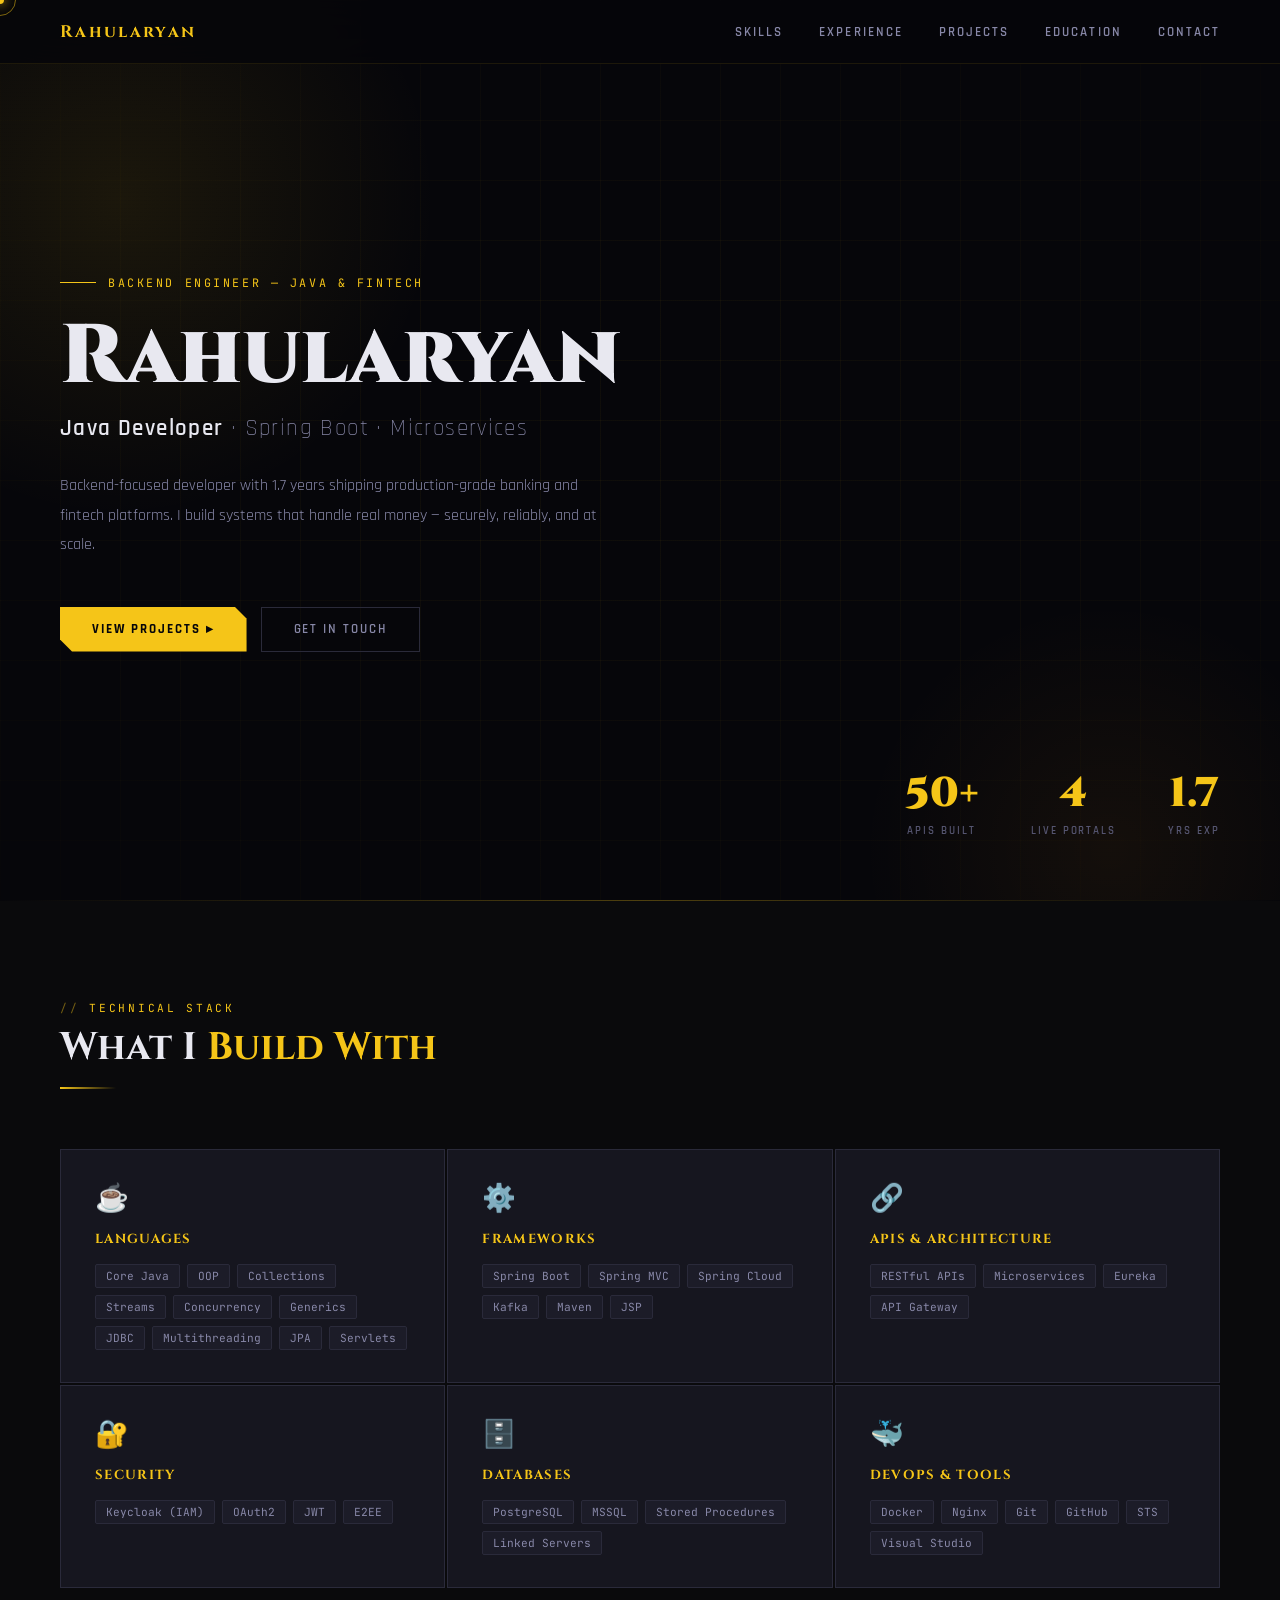
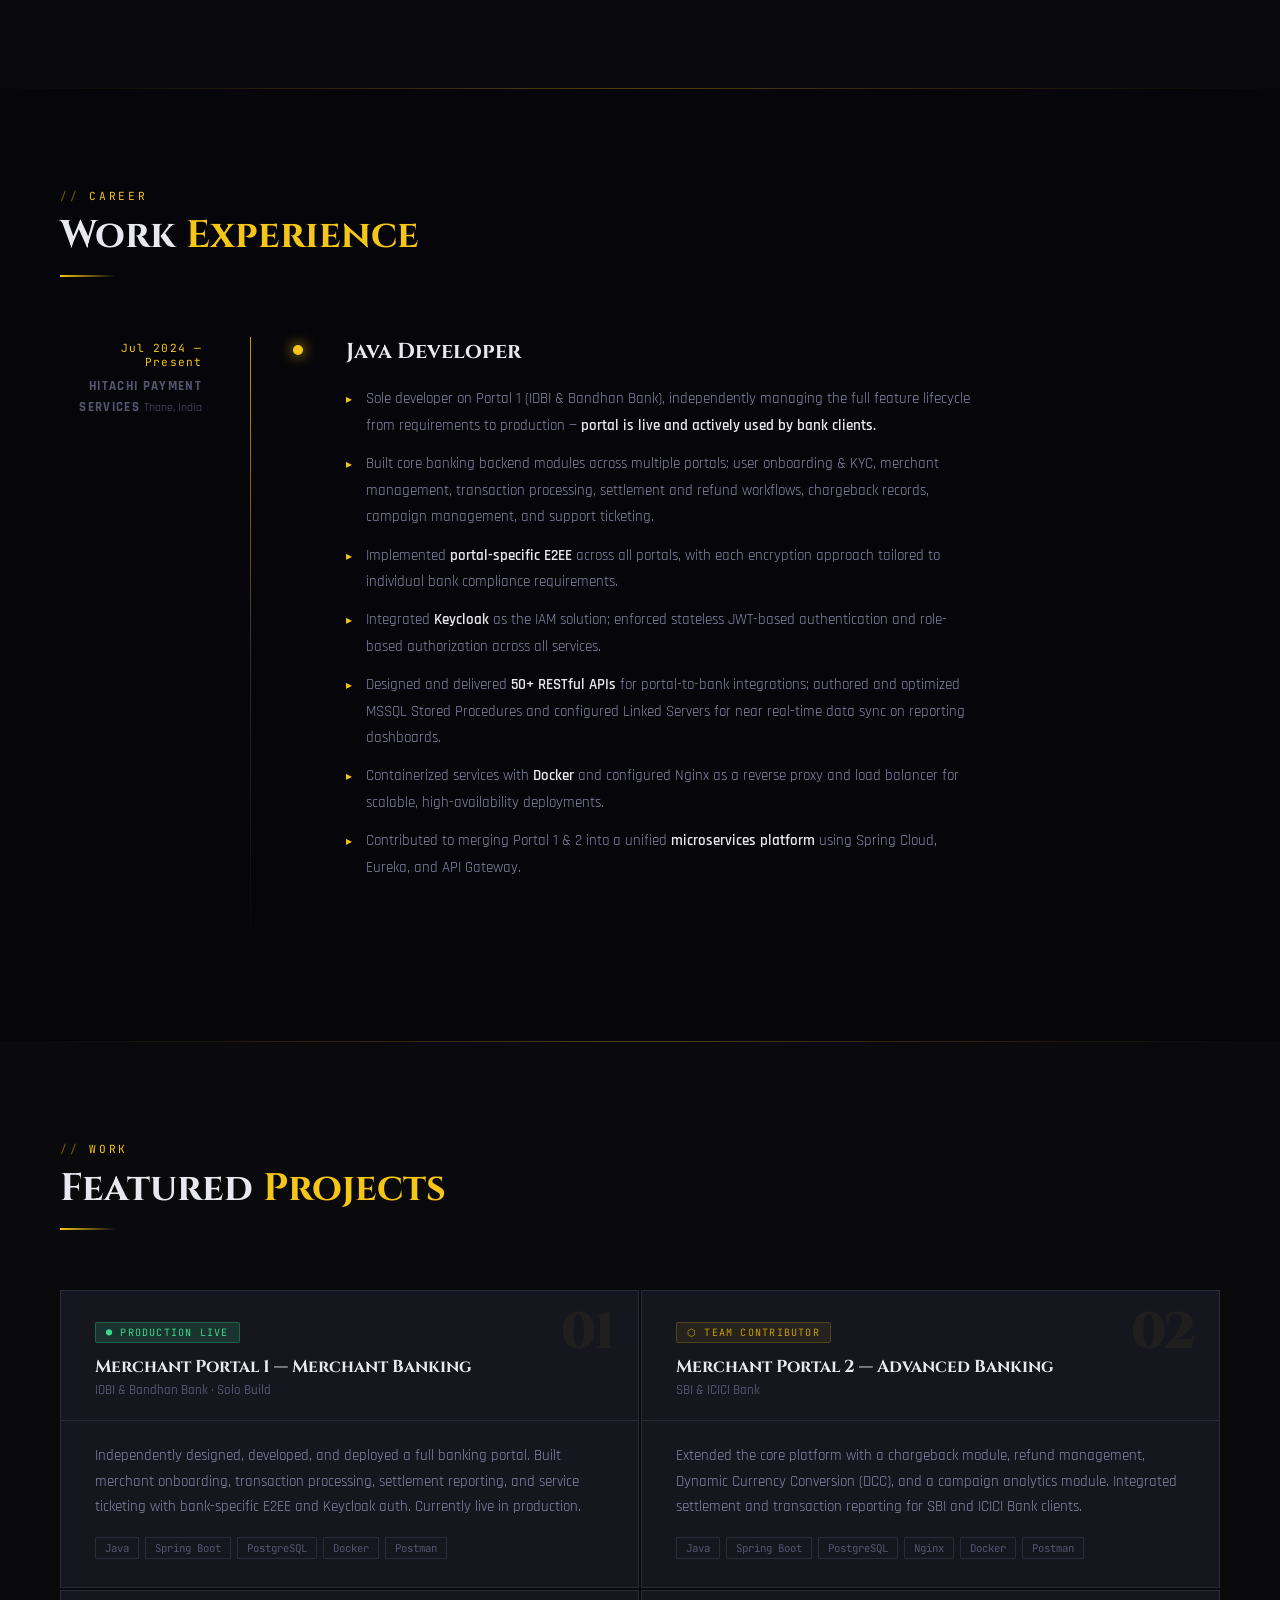
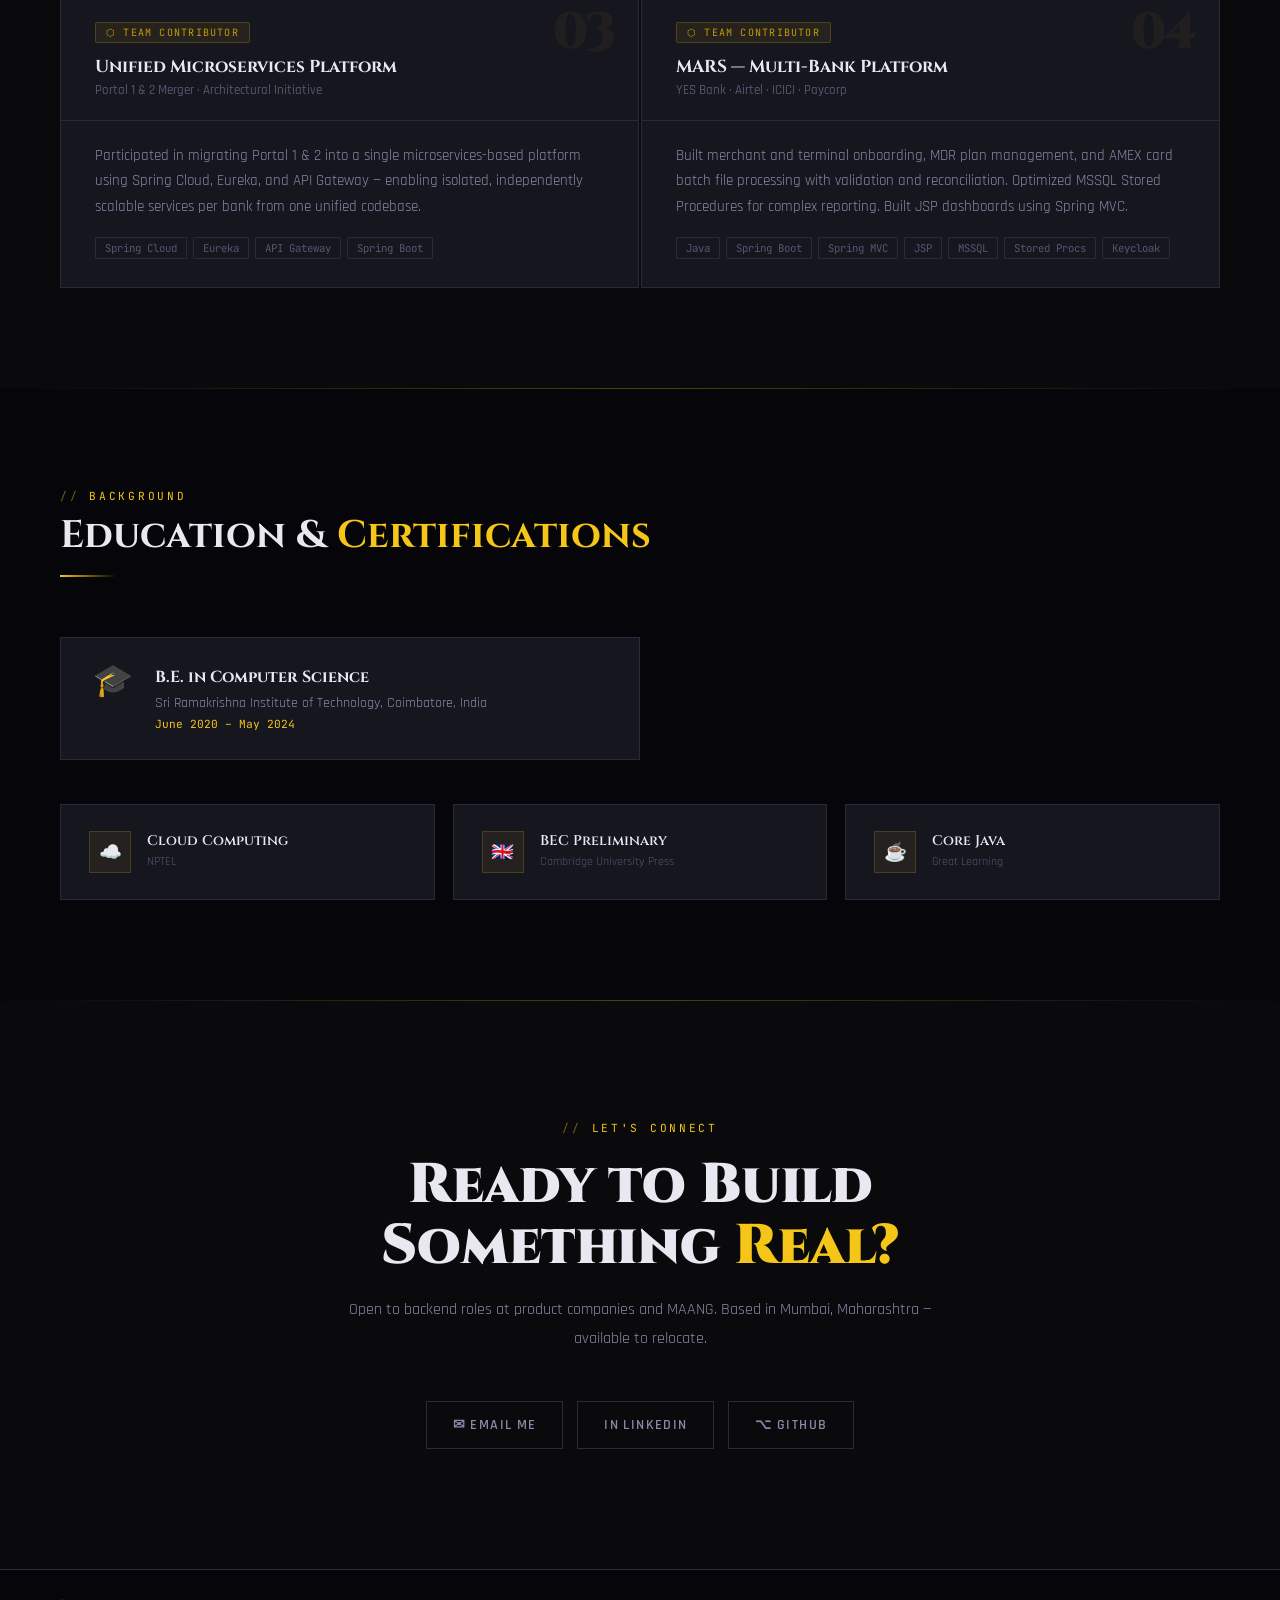
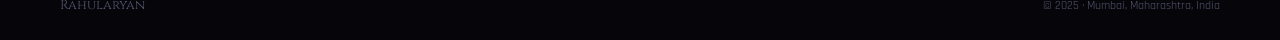
<file: portfolio.html>
<!DOCTYPE html>
<html lang="en">
<head>
<meta charset="UTF-8">
<meta name="viewport" content="width=device-width, initial-scale=1.0">
<title>Portfolio — Java Developer</title>
<link rel="preconnect" href="https://fonts.googleapis.com">
<link href="https://fonts.googleapis.com/css2?family=Cinzel:wght@400;600;700;900&family=Rajdhani:wght@300;400;500;600;700&family=JetBrains+Mono:wght@300;400;500;700&display=swap" rel="stylesheet">
<style>
  :root {
    --obsidian:    #0a0a0c;
    --void:        #06060a;
    --charcoal:    #111118;
    --surface:     #16161f;
    --surface2:    #1c1c28;
    --border:      #2a2a3a;
    --gold:        #f5c518;
    --gold2:       #e8b000;
    --gold-dim:    #c99a00;
    --gold-glow:   rgba(245,197,24,0.18);
    --gold-trace:  rgba(245,197,24,0.06);
    --amber:       #ff9f1c;
    --text:        #e8e8f0;
    --text-muted:  #8888a8;
    --text-dim:    #555570;
    --green:       #39d98a;
    --green-glow:  rgba(57,217,138,0.15);
  }

  *, *::before, *::after { box-sizing: border-box; margin: 0; padding: 0; }
  html { scroll-behavior: smooth; }
  body {
    font-family: 'Rajdhani', sans-serif;
    background: var(--void);
    color: var(--text);
    overflow-x: hidden;
    cursor: none;
  }

  /* CURSOR */
  #cursor-dot {
    position: fixed; top: 0; left: 0; z-index: 9999;
    width: 8px; height: 8px; border-radius: 50%;
    background: var(--gold); pointer-events: none;
    transform: translate(-50%,-50%);
    transition: transform .12s, opacity .2s;
    box-shadow: 0 0 12px var(--gold);
  }
  #cursor-ring {
    position: fixed; top: 0; left: 0; z-index: 9998;
    width: 32px; height: 32px; border-radius: 50%;
    border: 1.5px solid rgba(245,197,24,0.5); pointer-events: none;
    transform: translate(-50%,-50%);
    transition: width .2s, height .2s, border-color .2s;
  }

  /* SCROLLBAR */
  ::-webkit-scrollbar { width: 4px; }
  ::-webkit-scrollbar-track { background: var(--void); }
  ::-webkit-scrollbar-thumb { background: var(--gold-dim); border-radius: 2px; }

  /* NAV */
  nav {
    position: fixed; top: 0; left: 0; right: 0; z-index: 100;
    display: flex; align-items: center; justify-content: space-between;
    padding: 0 60px; height: 64px;
    background: rgba(6,6,10,0.88);
    backdrop-filter: blur(20px);
    border-bottom: 1px solid rgba(245,197,24,0.1);
  }
  .nav-logo {
    font-family: 'Cinzel', serif; font-size: 1.05rem; font-weight: 700;
    color: var(--gold); letter-spacing: 0.14em; text-decoration: none;
  }
  .nav-links { display: flex; gap: 36px; list-style: none; }
  .nav-links a {
    font-size: 0.8rem; font-weight: 600; letter-spacing: 0.16em;
    text-transform: uppercase; color: var(--text-muted); text-decoration: none;
    position: relative; transition: color .3s; cursor: none;
  }
  .nav-links a::after {
    content: ''; position: absolute; bottom: -4px; left: 0; right: 0; height: 1px;
    background: var(--gold); transform: scaleX(0); transform-origin: left;
    transition: transform .3s ease;
  }
  .nav-links a:hover { color: var(--gold); }
  .nav-links a:hover::after { transform: scaleX(1); }

  /* HERO */
  #hero {
    position: relative; min-height: 100vh;
    display: flex; align-items: center;
    padding: 80px 60px 60px; overflow: hidden;
  }
  .hero-bg-grid {
    position: absolute; inset: 0; z-index: 0;
    background-image:
      linear-gradient(rgba(245,197,24,0.045) 1px, transparent 1px),
      linear-gradient(90deg, rgba(245,197,24,0.045) 1px, transparent 1px);
    background-size: 60px 60px;
    mask-image: radial-gradient(ellipse 80% 80% at 50% 50%, black 20%, transparent 100%);
  }
  .hero-glow-a {
    position: absolute; top: -120px; left: -200px;
    width: 640px; height: 640px; border-radius: 50%;
    background: radial-gradient(circle, rgba(245,197,24,0.09) 0%, transparent 70%);
    pointer-events: none;
  }
  .hero-glow-b {
    position: absolute; bottom: -200px; right: -80px;
    width: 500px; height: 500px; border-radius: 50%;
    background: radial-gradient(circle, rgba(255,159,28,0.06) 0%, transparent 70%);
    pointer-events: none;
  }
  .hero-scanlines {
    position: absolute; inset: 0; z-index: 0; pointer-events: none;
    background: repeating-linear-gradient(
      0deg, transparent, transparent 3px,
      rgba(0,0,0,0.035) 3px, rgba(0,0,0,0.035) 4px
    );
  }
  .hero-content { position: relative; z-index: 1; max-width: 700px; }
  .hero-eyebrow {
    display: inline-flex; align-items: center; gap: 12px;
    font-family: 'JetBrains Mono', monospace; font-size: 0.73rem;
    color: var(--gold); letter-spacing: 0.22em; text-transform: uppercase; margin-bottom: 28px;
  }
  .hero-eyebrow::before { content: ''; display: block; width: 36px; height: 1px; background: var(--gold); }
  h1.hero-name {
    font-family: 'Cinzel', serif;
    font-size: clamp(3rem, 6.5vw, 5.8rem);
    font-weight: 900; line-height: 0.92;
    color: var(--text); margin-bottom: 18px;
  }
  h1.hero-name span { color: var(--gold); }
  .hero-title {
    font-size: 1.45rem; font-weight: 300;
    color: var(--text-muted); letter-spacing: 0.06em; margin-bottom: 28px;
  }
  .hero-title b { color: var(--text); font-weight: 600; }
  .hero-bio {
    font-size: 1.02rem; line-height: 1.78; color: var(--text-muted);
    max-width: 560px; margin-bottom: 48px;
  }
  .hero-cta { display: flex; gap: 14px; flex-wrap: wrap; }
  .btn-gold {
    display: inline-flex; align-items: center; gap: 8px;
    padding: 14px 32px; background: var(--gold); color: var(--void);
    font-size: 0.82rem; font-weight: 700; letter-spacing: 0.15em; text-transform: uppercase;
    text-decoration: none; border: none; cursor: none;
    clip-path: polygon(0 0, calc(100% - 12px) 0, 100% 12px, 100% 100%, 12px 100%, 0 calc(100% - 12px));
    transition: background .3s, box-shadow .3s, transform .2s;
  }
  .btn-gold:hover { background: #ffe680; box-shadow: 0 0 32px rgba(245,197,24,0.5); transform: translateY(-2px); }
  .btn-ghost {
    display: inline-flex; align-items: center; gap: 8px;
    padding: 13px 32px; border: 1px solid var(--border);
    color: var(--text-muted); font-size: 0.82rem; font-weight: 600;
    letter-spacing: 0.15em; text-transform: uppercase; text-decoration: none; cursor: none;
    transition: border-color .3s, color .3s;
  }
  .btn-ghost:hover { border-color: var(--gold); color: var(--gold); }

  .hero-stats {
    position: absolute; right: 60px; bottom: 60px; z-index: 1;
    display: flex; gap: 52px;
  }
  .stat { text-align: center; }
  .stat-num {
    font-family: 'Cinzel', serif; font-size: 2.6rem; font-weight: 900;
    color: var(--gold); line-height: 1; display: block; margin-bottom: 4px;
  }
  .stat-label {
    font-size: 0.68rem; letter-spacing: 0.18em; text-transform: uppercase;
    color: var(--text-dim); font-weight: 600;
  }

  /* SECTION BASE */
  section { padding: 100px 60px; position: relative; z-index: 1; }
  .sec-header { margin-bottom: 60px; }
  .sec-tag {
    font-family: 'JetBrains Mono', monospace; font-size: 0.7rem;
    color: var(--gold); letter-spacing: 0.24em; text-transform: uppercase;
    margin-bottom: 12px; display: flex; align-items: center; gap: 10px;
  }
  .sec-tag::before { content: '//'; opacity: 0.45; }
  .sec-title {
    font-family: 'Cinzel', serif; font-size: clamp(1.8rem, 3vw, 2.6rem);
    font-weight: 700; color: var(--text); line-height: 1.1;
  }
  .sec-title span { color: var(--gold); }
  .sec-line { width: 56px; height: 2px; background: linear-gradient(90deg, var(--gold), transparent); margin-top: 18px; }

  /* DIVIDER */
  .gold-divider {
    width: 100%; height: 1px;
    background: linear-gradient(90deg, transparent, rgba(245,197,24,0.3), transparent);
  }

  /* SKILLS */
  #skills { background: var(--obsidian); }
  .skills-grid {
    display: grid; grid-template-columns: repeat(auto-fit, minmax(290px, 1fr)); gap: 2px;
  }
  .skill-card {
    background: var(--surface); padding: 32px 34px;
    border: 1px solid var(--border); position: relative; overflow: hidden;
    transition: border-color .3s, transform .3s;
  }
  .skill-card::before {
    content: ''; position: absolute; top: 0; left: 0; right: 0; height: 2px;
    background: linear-gradient(90deg, transparent, var(--gold), transparent);
    opacity: 0; transition: opacity .3s;
  }
  .skill-card:hover { border-color: rgba(245,197,24,0.38); transform: translateY(-3px); }
  .skill-card:hover::before { opacity: 1; }
  .skill-icon { font-size: 1.7rem; display: block; margin-bottom: 14px; }
  .skill-cat {
    font-family: 'Cinzel', serif; font-size: 0.82rem; font-weight: 700;
    color: var(--gold); letter-spacing: 0.1em; text-transform: uppercase; margin-bottom: 16px;
  }
  .skill-tags { display: flex; flex-wrap: wrap; gap: 7px; }
  .tag {
    font-family: 'JetBrains Mono', monospace; font-size: 0.7rem;
    padding: 4px 10px; background: var(--surface2);
    border: 1px solid var(--border); color: var(--text-muted); border-radius: 2px;
    transition: border-color .2s, color .2s;
  }
  .skill-card:hover .tag { border-color: rgba(245,197,24,0.22); color: var(--text); }

  /* EXPERIENCE */
  #experience { background: var(--void); }
  .exp-wrap { max-width: 920px; }
  .exp-item {
    display: grid; grid-template-columns: 190px 1fr;
    gap: 0 48px; margin-bottom: 60px; position: relative;
  }
  .exp-item::after {
    content: ''; position: absolute;
    left: 190px; top: 0; bottom: -60px; width: 1px;
    background: linear-gradient(180deg, var(--gold-dim) 0%, var(--border) 55%, transparent 100%);
  }
  .exp-left { text-align: right; padding-right: 48px; padding-top: 4px; }
  .exp-date {
    font-family: 'JetBrains Mono', monospace; font-size: 0.7rem;
    color: var(--gold); letter-spacing: 0.1em; display: block; margin-bottom: 6px;
  }
  .exp-co { font-size: 0.83rem; color: var(--text-dim); font-weight: 700; letter-spacing: 0.1em; text-transform: uppercase; }
  .exp-loc { font-size: 0.75rem; color: var(--text-dim); margin-top: 4px; }
  .exp-right { padding-left: 48px; position: relative; }
  .exp-right::before {
    content: ''; position: absolute; left: -5px; top: 8px;
    width: 10px; height: 10px; border-radius: 50%;
    background: var(--gold); box-shadow: 0 0 14px var(--gold);
    animation: pulse-dot 2.6s ease-in-out infinite;
  }
  @keyframes pulse-dot {
    0%, 100% { box-shadow: 0 0 6px var(--gold); }
    50% { box-shadow: 0 0 20px var(--gold), 0 0 40px rgba(245,197,24,0.35); }
  }
  .exp-role {
    font-family: 'Cinzel', serif; font-size: 1.35rem; font-weight: 700;
    color: var(--text); margin-bottom: 20px;
  }
  .exp-bullets { list-style: none; display: flex; flex-direction: column; gap: 12px; }
  .exp-bullets li {
    font-size: 0.96rem; line-height: 1.72; color: var(--text-muted);
    padding-left: 20px; position: relative;
  }
  .exp-bullets li::before {
    content: '▸'; position: absolute; left: 0;
    color: var(--gold); font-size: 0.72rem; top: 4px;
  }
  .exp-bullets li b { color: var(--text); font-weight: 600; }

  /* PROJECTS */
  #projects { background: var(--obsidian); }
  .projects-grid {
    display: grid; grid-template-columns: repeat(auto-fit, minmax(420px, 1fr)); gap: 2px;
  }
  .proj-card {
    background: var(--surface); border: 1px solid var(--border);
    position: relative; overflow: hidden; transition: border-color .3s;
  }
  .proj-card:hover { border-color: rgba(245,197,24,0.35); }
  .proj-card::after {
    content: ''; position: absolute; inset: 0;
    background: radial-gradient(circle at 70% 0%, rgba(245,197,24,0.05), transparent 65%);
    opacity: 0; transition: opacity .4s;
  }
  .proj-card:hover::after { opacity: 1; }
  .proj-num {
    position: absolute; top: 16px; right: 24px;
    font-family: 'Cinzel', serif; font-size: 3.2rem; font-weight: 900;
    color: rgba(245,197,24,0.05); line-height: 1; letter-spacing: -0.04em;
    transition: color .3s; pointer-events: none;
  }
  .proj-card:hover .proj-num { color: rgba(245,197,24,0.1); }
  .proj-top {
    padding: 30px 34px 22px;
    border-bottom: 1px solid var(--border);
  }
  .proj-badge {
    display: inline-block; padding: 3px 10px; border-radius: 2px;
    font-family: 'JetBrains Mono', monospace; font-size: 0.63rem;
    letter-spacing: 0.12em; text-transform: uppercase; margin-bottom: 12px;
  }
  .badge-live { background: var(--green-glow); color: var(--green); border: 1px solid rgba(57,217,138,0.28); }
  .badge-team { background: rgba(245,197,24,0.07); color: var(--gold-dim); border: 1px solid rgba(245,197,24,0.2); }
  .proj-name {
    font-family: 'Cinzel', serif; font-size: 1.08rem; font-weight: 700;
    color: var(--text); margin-bottom: 4px;
  }
  .proj-sub { font-size: 0.8rem; color: var(--text-dim); font-weight: 500; }
  .proj-body { padding: 22px 34px 28px; }
  .proj-desc { font-size: 0.92rem; line-height: 1.72; color: var(--text-muted); margin-bottom: 18px; }
  .proj-stack { display: flex; flex-wrap: wrap; gap: 6px; }
  .stack-pill {
    font-family: 'JetBrains Mono', monospace; font-size: 0.67rem;
    padding: 3px 9px; background: transparent;
    border: 1px solid var(--border); color: var(--text-dim); border-radius: 1px;
    transition: border-color .2s, color .2s;
  }
  .proj-card:hover .stack-pill { border-color: rgba(245,197,24,0.22); color: var(--text-muted); }

  /* CERTS */
  #certs { background: var(--void); }
  .certs-row { display: flex; gap: 18px; flex-wrap: wrap; }
  .cert-card {
    flex: 1; min-width: 220px; padding: 26px 28px;
    background: var(--surface); border: 1px solid var(--border);
    display: flex; align-items: flex-start; gap: 16px;
    transition: border-color .3s, transform .3s;
  }
  .cert-card:hover { border-color: rgba(245,197,24,0.38); transform: translateY(-3px); }
  .cert-icon {
    width: 42px; height: 42px; flex-shrink: 0;
    background: var(--gold-trace); border: 1px solid rgba(245,197,24,0.18);
    display: flex; align-items: center; justify-content: center; font-size: 1.15rem;
  }
  .cert-name {
    font-family: 'Cinzel', serif; font-size: 0.88rem; font-weight: 600;
    color: var(--text); margin-bottom: 4px;
  }
  .cert-issuer { font-size: 0.76rem; color: var(--text-dim); }

  /* CONTACT */
  #contact {
    background: var(--obsidian); text-align: center;
    padding-top: 120px; padding-bottom: 120px;
  }
  .contact-inner { max-width: 640px; margin: 0 auto; }
  .contact-title {
    font-family: 'Cinzel', serif;
    font-size: clamp(2rem, 4.5vw, 3.5rem); font-weight: 900;
    color: var(--text); line-height: 1.08; margin-bottom: 20px;
  }
  .contact-title span { color: var(--gold); }
  .contact-sub { font-size: 1.02rem; color: var(--text-muted); line-height: 1.75; margin-bottom: 48px; }
  .contact-links { display: flex; gap: 14px; justify-content: center; flex-wrap: wrap; }
  .contact-link {
    display: inline-flex; align-items: center; gap: 9px;
    padding: 14px 26px; border: 1px solid var(--border);
    color: var(--text-muted); font-size: 0.85rem; font-weight: 600;
    letter-spacing: 0.1em; text-transform: uppercase; text-decoration: none; cursor: none;
    transition: border-color .3s, color .3s, background .3s;
  }
  .contact-link:hover { border-color: var(--gold); color: var(--gold); background: var(--gold-trace); }

  /* FOOTER */
  footer {
    padding: 26px 60px; background: var(--void);
    border-top: 1px solid var(--border);
    display: flex; align-items: center; justify-content: space-between;
  }
  .footer-logo { font-family: 'Cinzel', serif; font-size: 0.82rem; color: var(--text-dim); }
  .footer-copy { font-size: 0.75rem; color: var(--text-dim); }

  /* ANIMATIONS */
  @keyframes fadeUp {
    from { opacity: 0; transform: translateY(28px); }
    to   { opacity: 1; transform: translateY(0); }
  }
  .obs { opacity: 0; transform: translateY(30px); transition: opacity .7s ease, transform .7s ease; }
  .obs.visible { opacity: 1; transform: translateY(0); }

  /* RESPONSIVE */
  @media (max-width: 768px) {
    nav { padding: 0 24px; }
    .nav-links { display: none; }
    section { padding: 80px 24px; }
    #hero { padding: 100px 24px 80px; }
    .hero-stats { position: static; margin-top: 48px; justify-content: center; }
    .exp-item { grid-template-columns: 1fr; }
    .exp-item::after { display: none; }
    .exp-left { text-align: left; padding: 0 0 14px 0; }
    .exp-right { padding-left: 18px; }
    .projects-grid { grid-template-columns: 1fr; }
    footer { flex-direction: column; gap: 8px; text-align: center; }
  }
</style>
</head>
<body>

<div id="cursor-dot"></div>
<div id="cursor-ring"></div>

<!-- NAV -->
<nav>
  <a href="#hero" class="nav-logo">Rahularyan<span style="color:var(--text-dim)"></span></a>
  <ul class="nav-links">
    <li><a href="#skills">Skills</a></li>
    <li><a href="#experience">Experience</a></li>
    <li><a href="#projects">Projects</a></li>
    <li><a href="#certs">Education</a></li>
    <li><a href="#contact">Contact</a></li>
  </ul>
</nav>

<!-- HERO -->
<section id="hero">
  <div class="hero-bg-grid"></div>
  <div class="hero-glow-a"></div>
  <div class="hero-glow-b"></div>
  <div class="hero-scanlines"></div>

  <div class="hero-content">
    <div class="hero-eyebrow">Backend Engineer — Java &amp; Fintech</div>
    <h1 class="hero-name">Rahularyan<br><span></span></h1>
    <p class="hero-title"><b>Java Developer</b> · Spring Boot · Microservices</p>
    <p class="hero-bio">
      Backend-focused developer with 1.7 years shipping production-grade banking and fintech platforms.
      I build systems that handle real money — securely, reliably, and at scale.
    </p>
    <div class="hero-cta">
      <a href="#projects" class="btn-gold">View Projects ▸</a>
      <a href="#contact" class="btn-ghost">Get In Touch</a>
    </div>
  </div>

  <div class="hero-stats">
    <div class="stat">
      <span class="stat-num" data-target="50" data-suffix="+">50+</span>
      <span class="stat-label">APIs Built</span>
    </div>
    <div class="stat">
      <span class="stat-num" data-target="4" data-suffix="">4</span>
      <span class="stat-label">Live Portals</span>
    </div>
    <div class="stat">
      <span class="stat-num" data-target="1.7" data-suffix="" data-decimal="true">1.7</span>
      <span class="stat-label">Yrs Exp</span>
    </div>
  </div>
</section>

<div class="gold-divider"></div>

<!-- SKILLS -->
<section id="skills">
  <div class="sec-header obs">
    <div class="sec-tag">Technical Stack</div>
    <h2 class="sec-title">What I <span>Build With</span></h2>
    <div class="sec-line"></div>
  </div>
  <div class="skills-grid">
    <div class="skill-card obs" style="transition-delay:.04s">
      <span class="skill-icon">☕</span>
      <div class="skill-cat">Languages</div>
      <div class="skill-tags">
        <span class="tag">Core Java</span><span class="tag">OOP</span>
        <span class="tag">Collections</span><span class="tag">Streams</span>
        <span class="tag">Concurrency</span><span class="tag">Generics</span>
        <span class="tag">JDBC</span><span class="tag">Multithreading</span>
        <span class="tag">JPA</span><span class="tag">Servlets</span>
      </div>
    </div>
    <div class="skill-card obs" style="transition-delay:.09s">
      <span class="skill-icon">⚙️</span>
      <div class="skill-cat">Frameworks</div>
      <div class="skill-tags">
        <span class="tag">Spring Boot</span><span class="tag">Spring MVC</span>
        <span class="tag">Spring Cloud</span><span class="tag">Kafka</span>
        <span class="tag">Maven</span><span class="tag">JSP</span>
      </div>
    </div>
    <div class="skill-card obs" style="transition-delay:.14s">
      <span class="skill-icon">🔗</span>
      <div class="skill-cat">APIs &amp; Architecture</div>
      <div class="skill-tags">
        <span class="tag">RESTful APIs</span><span class="tag">Microservices</span>
        <span class="tag">Eureka</span><span class="tag">API Gateway</span>
      </div>
    </div>
    <div class="skill-card obs" style="transition-delay:.19s">
      <span class="skill-icon">🔐</span>
      <div class="skill-cat">Security</div>
      <div class="skill-tags">
        <span class="tag">Keycloak (IAM)</span><span class="tag">OAuth2</span>
        <span class="tag">JWT</span><span class="tag">E2EE</span>
      </div>
    </div>
    <div class="skill-card obs" style="transition-delay:.24s">
      <span class="skill-icon">🗄️</span>
      <div class="skill-cat">Databases</div>
      <div class="skill-tags">
        <span class="tag">PostgreSQL</span><span class="tag">MSSQL</span>
        <span class="tag">Stored Procedures</span><span class="tag">Linked Servers</span>
      </div>
    </div>
    <div class="skill-card obs" style="transition-delay:.29s">
      <span class="skill-icon">🐳</span>
      <div class="skill-cat">DevOps &amp; Tools</div>
      <div class="skill-tags">
        <span class="tag">Docker</span><span class="tag">Nginx</span>
        <span class="tag">Git</span><span class="tag">GitHub</span>
        <span class="tag">STS</span><span class="tag">Visual Studio</span>
      </div>
    </div>
  </div>
</section>

<div class="gold-divider"></div>

<!-- EXPERIENCE -->
<section id="experience">
  <div class="sec-header obs">
    <div class="sec-tag">Career</div>
    <h2 class="sec-title">Work <span>Experience</span></h2>
    <div class="sec-line"></div>
  </div>
  <div class="exp-wrap">
    <div class="exp-item obs">
      <div class="exp-left">
        <span class="exp-date">Jul 2024 — Present</span>
        <span class="exp-co">Hitachi Payment Services</span>
        <span class="exp-loc">Thane, India</span>
      </div>
      <div class="exp-right">
        <div class="exp-role">Java Developer</div>
        <ul class="exp-bullets">
          <li>Sole developer on Portal 1 (IDBI &amp; Bandhan Bank), independently managing the full feature lifecycle from requirements to production — <b>portal is live and actively used by bank clients.</b></li>
          <li>Built core banking backend modules across multiple portals: user onboarding &amp; KYC, merchant management, transaction processing, settlement and refund workflows, chargeback records, campaign management, and support ticketing.</li>
          <li>Implemented <b>portal-specific E2EE</b> across all portals, with each encryption approach tailored to individual bank compliance requirements.</li>
          <li>Integrated <b>Keycloak</b> as the IAM solution; enforced stateless JWT-based authentication and role-based authorization across all services.</li>
          <li>Designed and delivered <b>50+ RESTful APIs</b> for portal-to-bank integrations; authored and optimized MSSQL Stored Procedures and configured Linked Servers for near real-time data sync on reporting dashboards.</li>
          <li>Containerized services with <b>Docker</b> and configured Nginx as a reverse proxy and load balancer for scalable, high-availability deployments.</li>
          <li>Contributed to merging Portal 1 &amp; 2 into a unified <b>microservices platform</b> using Spring Cloud, Eureka, and API Gateway.</li>
        </ul>
      </div>
    </div>
  </div>
</section>

<div class="gold-divider"></div>

<!-- PROJECTS -->
<section id="projects">
  <div class="sec-header obs">
    <div class="sec-tag">Work</div>
    <h2 class="sec-title">Featured <span>Projects</span></h2>
    <div class="sec-line"></div>
  </div>
  <div class="projects-grid">

    <div class="proj-card obs" style="transition-delay:.04s">
      <div class="proj-num">01</div>
      <div class="proj-top">
        <span class="proj-badge badge-live">● Production Live</span>
        <div class="proj-name">Merchant Portal 1 — Merchant Banking</div>
        <div class="proj-sub">IDBI &amp; Bandhan Bank · Solo Build</div>
      </div>
      <div class="proj-body">
        <p class="proj-desc">Independently designed, developed, and deployed a full banking portal. Built merchant onboarding, transaction processing, settlement reporting, and service ticketing with bank-specific E2EE and Keycloak auth. Currently live in production.</p>
        <div class="proj-stack">
          <span class="stack-pill">Java</span><span class="stack-pill">Spring Boot</span>
          <span class="stack-pill">PostgreSQL</span><span class="stack-pill">Docker</span><span class="stack-pill">Postman</span>
        </div>
      </div>
    </div>

    <div class="proj-card obs" style="transition-delay:.09s">
      <div class="proj-num">02</div>
      <div class="proj-top">
        <span class="proj-badge badge-team">⬡ Team Contributor</span>
        <div class="proj-name">Merchant Portal 2 — Advanced Banking</div>
        <div class="proj-sub">SBI &amp; ICICI Bank</div>
      </div>
      <div class="proj-body">
        <p class="proj-desc">Extended the core platform with a chargeback module, refund management, Dynamic Currency Conversion (DCC), and a campaign analytics module. Integrated settlement and transaction reporting for SBI and ICICI Bank clients.</p>
        <div class="proj-stack">
          <span class="stack-pill">Java</span><span class="stack-pill">Spring Boot</span>
          <span class="stack-pill">PostgreSQL</span><span class="stack-pill">Nginx</span>
		  <span class="stack-pill">Docker</span><span class="stack-pill">Postman</span>
        </div>
      </div>
    </div>

    <div class="proj-card obs" style="transition-delay:.14s">
      <div class="proj-num">03</div>
      <div class="proj-top">
        <span class="proj-badge badge-team">⬡ Team Contributor</span>
        <div class="proj-name">Unified Microservices Platform</div>
        <div class="proj-sub">Portal 1 &amp; 2 Merger · Architectural Initiative</div>
      </div>
      <div class="proj-body">
        <p class="proj-desc">Participated in migrating Portal 1 &amp; 2 into a single microservices-based platform using Spring Cloud, Eureka, and API Gateway — enabling isolated, independently scalable services per bank from one unified codebase.</p>
        <div class="proj-stack">
          <span class="stack-pill">Spring Cloud</span><span class="stack-pill">Eureka</span>
          <span class="stack-pill">API Gateway</span><span class="stack-pill">Spring Boot</span>
        </div>
      </div>
    </div>

    <div class="proj-card obs" style="transition-delay:.19s">
      <div class="proj-num">04</div>
      <div class="proj-top">
        <span class="proj-badge badge-team">⬡ Team Contributor</span>
        <div class="proj-name">MARS — Multi-Bank Platform</div>
        <div class="proj-sub">YES Bank · Airtel · ICICI · Paycorp</div>
      </div>
      <div class="proj-body">
        <p class="proj-desc">Built merchant and terminal onboarding, MDR plan management, and AMEX card batch file processing with validation and reconciliation. Optimized MSSQL Stored Procedures for complex reporting. Built JSP dashboards using Spring MVC.</p>
        <div class="proj-stack">
		  <span class="stack-pill">Java</span><span class="stack-pill">Spring Boot</span>
          <span class="stack-pill">Spring MVC</span><span class="stack-pill">JSP</span>
          <span class="stack-pill">MSSQL</span><span class="stack-pill">Stored Procs</span>
          <span class="stack-pill">Keycloak</span>
        </div>
      </div>
    </div>

  </div>
</section>

<div class="gold-divider"></div>

<!-- EDUCATION & CERTS -->
<section id="certs">
  <div class="sec-header obs">
    <div class="sec-tag">Background</div>
    <h2 class="sec-title">Education &amp; <span>Certifications</span></h2>
    <div class="sec-line"></div>
  </div>

  <div style="margin-bottom:44px;" class="obs">
    <div style="display:flex;align-items:flex-start;gap:22px;padding:28px 32px;background:var(--surface);border:1px solid var(--border);max-width:580px;">
      <div style="font-size:2rem;line-height:1;">🎓</div>
      <div>
        <div style="font-family:'Cinzel',serif;font-size:1rem;font-weight:700;color:var(--text);margin-bottom:6px;">B.E. in Computer Science</div>
        <div style="font-size:0.88rem;color:var(--text-muted);margin-bottom:5px;">Sri Ramakrishna Institute of Technology, Coimbatore, India</div>
        <div style="font-family:'JetBrains Mono',monospace;font-size:0.7rem;color:var(--gold);">June 2020 – May 2024</div>
      </div>
    </div>
  </div>

  <div class="certs-row">
    <div class="cert-card obs" style="transition-delay:.04s">
      <div class="cert-icon">☁️</div>
      <div>
        <div class="cert-name">Cloud Computing</div>
        <div class="cert-issuer">NPTEL</div>
      </div>
    </div>
    <div class="cert-card obs" style="transition-delay:.09s">
      <div class="cert-icon">🇬🇧</div>
      <div>
        <div class="cert-name">BEC Preliminary</div>
        <div class="cert-issuer">Cambridge University Press</div>
      </div>
    </div>
    <div class="cert-card obs" style="transition-delay:.14s">
      <div class="cert-icon">☕</div>
      <div>
        <div class="cert-name">Core Java</div>
        <div class="cert-issuer">Great Learning</div>
      </div>
    </div>
  </div>
</section>

<div class="gold-divider"></div>

<!-- CONTACT -->
<section id="contact">
  <div class="contact-inner obs">
    <div class="sec-tag" style="justify-content:center;margin-bottom:20px;">Let's Connect</div>
    <h2 class="contact-title">Ready to Build<br>Something <span>Real?</span></h2>
    <p class="contact-sub">Open to backend roles at product companies and MAANG. Based in Mumbai, Maharashtra — available to relocate.</p>
    <div class="contact-links">
      <a href="mailto:d.rahularyan788@gmail.com" class="contact-link">✉ Email Me</a>
      <a href="https://linkedin.com/in/rahularyan-007632220" class="contact-link" target="_blank">in LinkedIn</a>
      <a href="https://github.com/yourusername" class="contact-link" target="_blank">⌥ GitHub</a>
    </div>
  </div>
</section>

<footer>
  <span class="footer-logo">Rahularyan</span>
  <span class="footer-copy">© 2025 · Mumbai, Maharashtra, India</span>
</footer>

<script>
  // CURSOR
  const dot = document.getElementById('cursor-dot');
  const ring = document.getElementById('cursor-ring');
  let mx = 0, my = 0, rx = 0, ry = 0;
  document.addEventListener('mousemove', e => { mx = e.clientX; my = e.clientY; });
  (function animCursor() {
    dot.style.left = mx + 'px'; dot.style.top = my + 'px';
    rx += (mx - rx) * 0.13; ry += (my - ry) * 0.13;
    ring.style.left = rx + 'px'; ring.style.top = ry + 'px';
    requestAnimationFrame(animCursor);
  })();
  document.querySelectorAll('a, button').forEach(el => {
    el.addEventListener('mouseenter', () => {
      ring.style.width = '46px'; ring.style.height = '46px';
      ring.style.borderColor = 'rgba(245,197,24,0.9)';
      dot.style.transform = 'translate(-50%,-50%) scale(1.8)';
    });
    el.addEventListener('mouseleave', () => {
      ring.style.width = '32px'; ring.style.height = '32px';
      ring.style.borderColor = 'rgba(245,197,24,0.5)';
      dot.style.transform = 'translate(-50%,-50%) scale(1)';
    });
  });

  // SCROLL REVEAL
  const observer = new IntersectionObserver(entries => {
    entries.forEach(e => { if (e.isIntersecting) { e.target.classList.add('visible'); observer.unobserve(e.target); }});
  }, { threshold: 0.1 });
  document.querySelectorAll('.obs').forEach(el => observer.observe(el));

  // COUNTER ANIMATION
  const counters = document.querySelectorAll('.stat-num[data-target]');
  const countObs = new IntersectionObserver(entries => {
    entries.forEach(e => {
      if (!e.isIntersecting) return;
      const el = e.target;
      const target = parseFloat(el.dataset.target);
      const suffix = el.dataset.suffix || '';
      const isDecimal = el.dataset.decimal === 'true';
      let cur = 0; const step = target / 45;
      const t = setInterval(() => {
        cur += step;
        if (cur >= target) { cur = target; clearInterval(t); }
        el.textContent = isDecimal ? cur.toFixed(1) + suffix : Math.floor(cur) + suffix;
      }, 32);
      countObs.unobserve(el);
    });
  }, { threshold: 0.8 });
  counters.forEach(c => countObs.observe(c));

  // ACTIVE NAV
  const secs = document.querySelectorAll('section[id]');
  const navAs = document.querySelectorAll('.nav-links a');
  window.addEventListener('scroll', () => {
    let cur = '';
    secs.forEach(s => { if (window.scrollY >= s.offsetTop - 80) cur = s.id; });
    navAs.forEach(a => { a.style.color = a.getAttribute('href') === '#' + cur ? 'var(--gold)' : ''; });
  });
</script>
</body>
</html>
</file>
